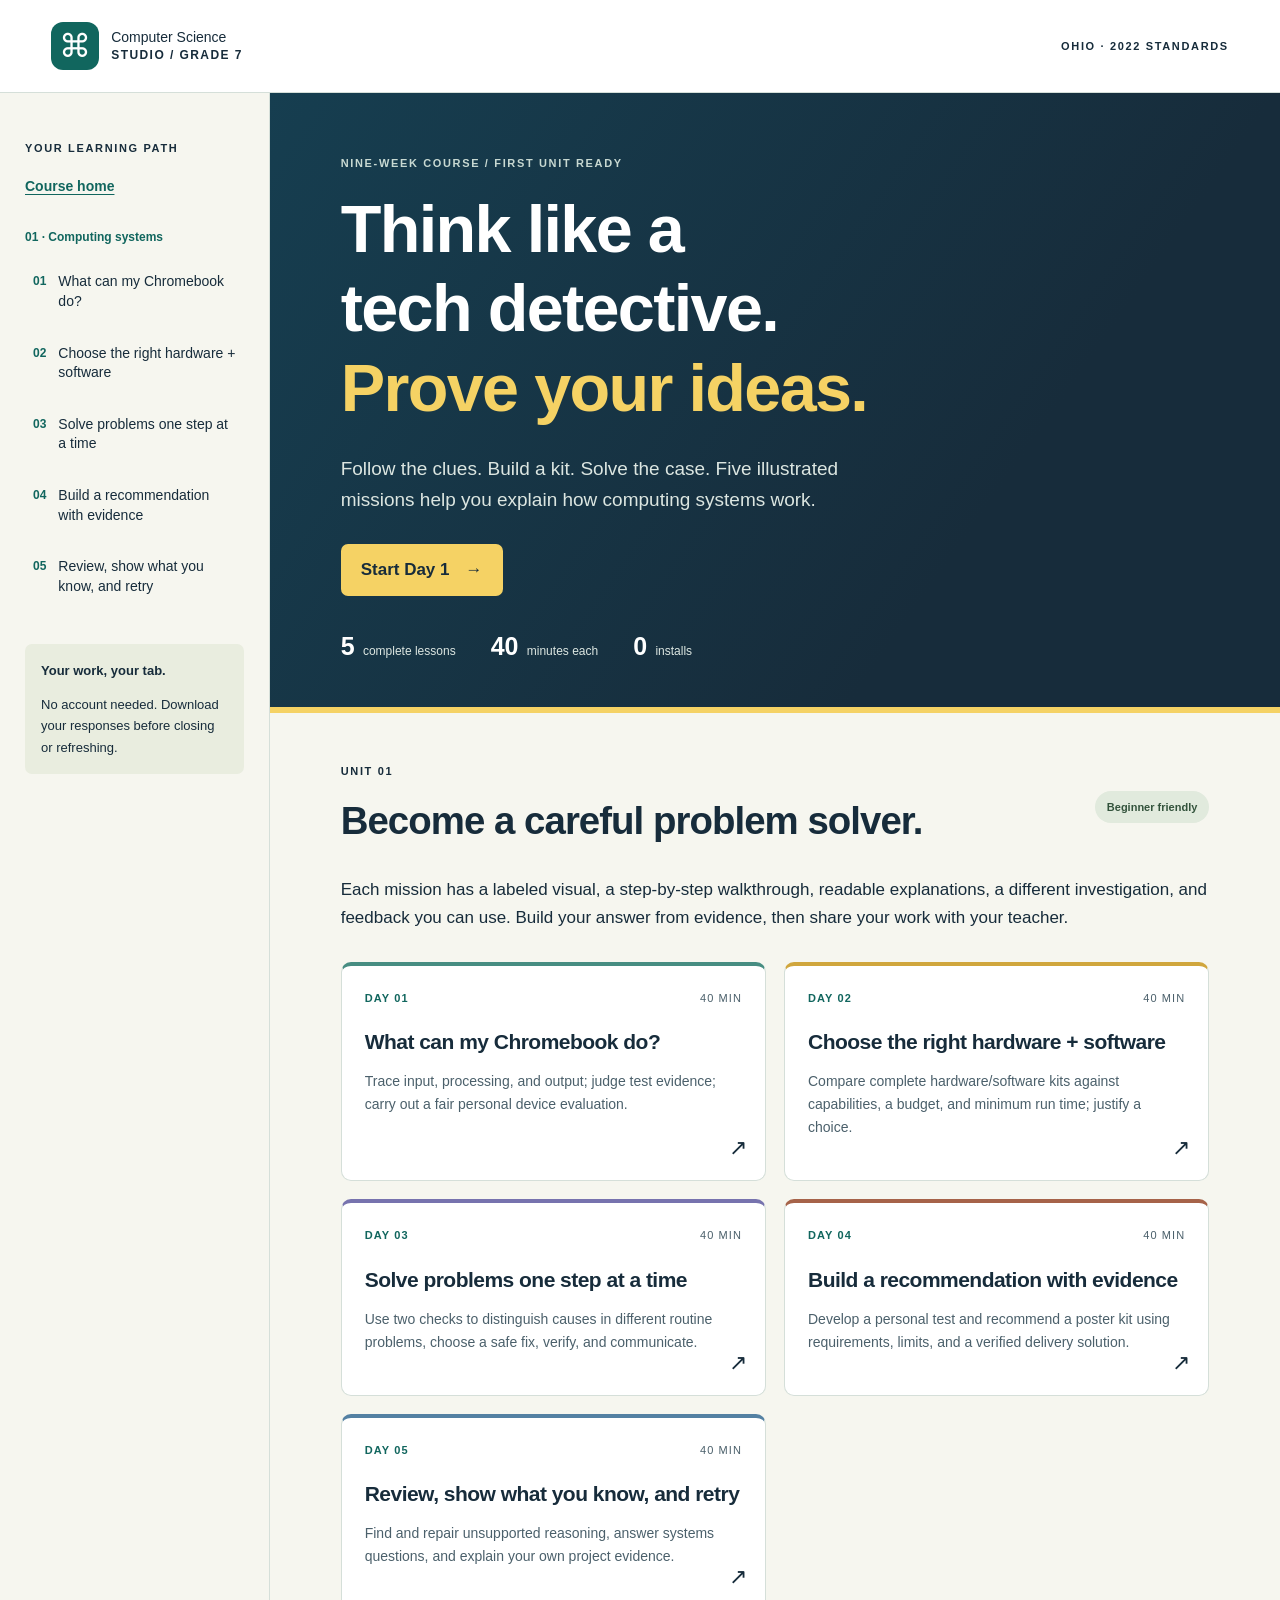
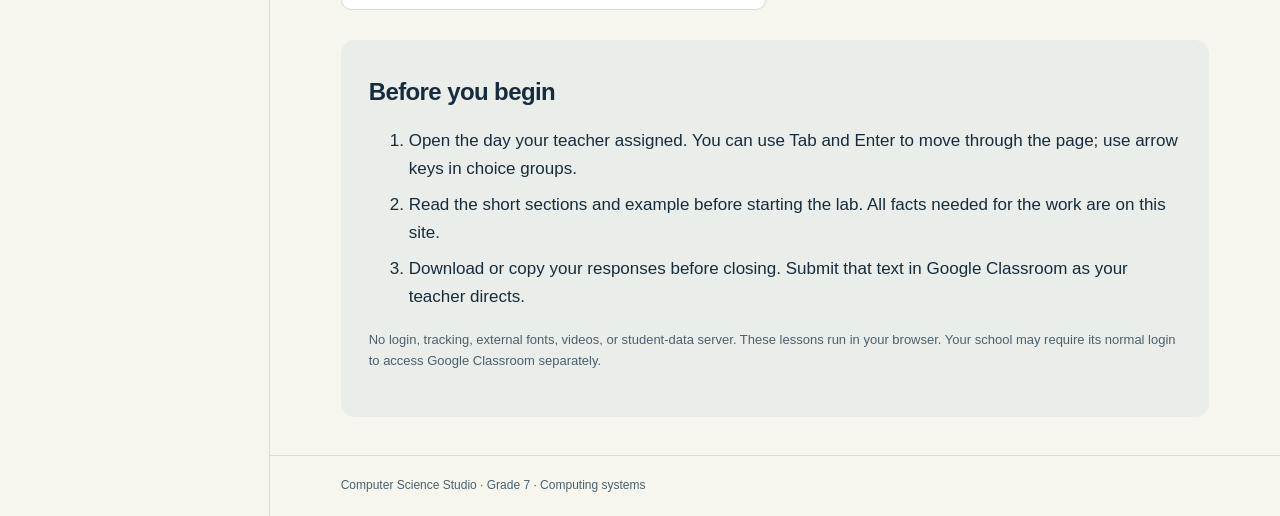
<file: index.html>
<!doctype html><html lang="en"><head><meta charset="utf-8"><meta name="viewport" content="width=device-width,initial-scale=1"><meta name="description" content="A self-contained Ohio Grade 7 computing systems unit. Five lessons, practical labs, feedback, and work export."><title>Computer Science Studio · Ohio Grade 7</title><link rel="stylesheet" href="assets/style.css"><script src="assets/data.js" defer></script><script src="assets/core.js" defer></script><script src="assets/app.js" defer></script></head><body><a class="skip" href="#main">Skip to learning content</a><header class="topbar"><a href="#home" class="brand"><span class="brand-icon" aria-hidden="true">⌘</span><span>Computer Science<br><strong>STUDIO / GRADE 7</strong></span></a><span class="edition">OHIO · 2022 STANDARDS</span></header><div class="layout"><aside class="sidebar"><p class="eyebrow">YOUR LEARNING PATH</p><a class="home-link" href="#home">Course home</a><div class="unit-label">01 · Computing systems</div><nav aria-label="Lessons"><ol><li><a href="#lesson-1"><span class="day-number">01</span><span>What can my Chromebook do?</span></a></li><li><a href="#lesson-2"><span class="day-number">02</span><span>Choose the right hardware + software</span></a></li><li><a href="#lesson-3"><span class="day-number">03</span><span>Solve problems one step at a time</span></a></li><li><a href="#lesson-4"><span class="day-number">04</span><span>Build a recommendation with evidence</span></a></li><li><a href="#lesson-5"><span class="day-number">05</span><span>Review, show what you know, and retry</span></a></li></ol></nav><div class="sidebar-note"><strong>Your work, your tab.</strong><p>No account needed. Download your responses before closing or refreshing.</p></div></aside><main id="main"><noscript><p class="notice">JavaScript is off. All readings are shown below, but checking answers, labs, and exports need JavaScript. Ask your teacher for help enabling it; do not change school controls.</p><style>.lesson-view[hidden]{display:block!important}</style></noscript><section id="home" class="view" aria-labelledby="home-heading"><div class="hero"><p class="eyebrow">NINE-WEEK COURSE / FIRST UNIT READY</p><h1 id="home-heading" tabindex="-1">Think like a<br>tech detective.<br><span>Prove your ideas.</span></h1><p class="hero-copy">Follow the clues. Build a kit. Solve the case. Five illustrated missions help you explain how computing systems work.</p><a class="button primary" href="#lesson-1">Start Day 1 <span aria-hidden="true">→</span></a><div class="hero-stats"><span><strong>5</strong> complete lessons</span><span><strong>40</strong> minutes each</span><span><strong>0</strong> installs</span></div></div><div class="home-content"><div class="section-heading"><div><p class="eyebrow">UNIT 01</p><h2>Become a careful problem solver.</h2></div><span class="pill">Beginner friendly</span></div><p>Each mission has a labeled visual, a step-by-step walkthrough, readable explanations, a different investigation, and feedback you can use. Build your answer from evidence, then share your work with your teacher.</p><div class="lesson-cards"><a class="lesson-card" href="#lesson-1"><span class="card-day">DAY 01 <span>40 MIN</span></span><h3>What can my Chromebook do?</h3><p>Trace input, processing, and output; judge test evidence; carry out a fair personal device evaluation.</p><span class="card-arrow" aria-hidden="true">↗</span></a><a class="lesson-card" href="#lesson-2"><span class="card-day">DAY 02 <span>40 MIN</span></span><h3>Choose the right hardware + software</h3><p>Compare complete hardware/software kits against capabilities, a budget, and minimum run time; justify a choice.</p><span class="card-arrow" aria-hidden="true">↗</span></a><a class="lesson-card" href="#lesson-3"><span class="card-day">DAY 03 <span>40 MIN</span></span><h3>Solve problems one step at a time</h3><p>Use two checks to distinguish causes in different routine problems, choose a safe fix, verify, and communicate.</p><span class="card-arrow" aria-hidden="true">↗</span></a><a class="lesson-card" href="#lesson-4"><span class="card-day">DAY 04 <span>40 MIN</span></span><h3>Build a recommendation with evidence</h3><p>Develop a personal test and recommend a poster kit using requirements, limits, and a verified delivery solution.</p><span class="card-arrow" aria-hidden="true">↗</span></a><a class="lesson-card" href="#lesson-5"><span class="card-day">DAY 05 <span>40 MIN</span></span><h3>Review, show what you know, and retry</h3><p>Find and repair unsupported reasoning, answer systems questions, and explain your own project evidence.</p><span class="card-arrow" aria-hidden="true">↗</span></a></div><section class="ready"><h2>Before you begin</h2><ol><li>Open the day your teacher assigned. You can use Tab and Enter to move through the page; use arrow keys in choice groups.</li><li>Read the short sections and example before starting the lab. All facts needed for the work are on this site.</li><li>Download or copy your responses before closing. Submit that text in Google Classroom as your teacher directs.</li></ol><p class="small">No login, tracking, external fonts, videos, or student-data server. These lessons run in your browser. Your school may require its normal login to access Google Classroom separately.</p></section></div></section><article id="lesson-1" class="view lesson-view" hidden aria-labelledby="heading-1"><header class="lesson-header"><p class="eyebrow">UNIT 01 / DAY 1 OF 5 · 40 MINUTES</p><h2 id="heading-1" tabindex="-1">What can my Chromebook do?</h2><p class="objective"><strong>Today I can:</strong> Trace input, processing, and output; judge test evidence; carry out a fair personal device evaluation.</p><p class="small">Ohio 2022: CS.D.7.a</p><div class="jump-links"><a href="#L1-VISUAL">See it</a><a href="#L1-R1">Read</a><a href="#L1-EVIDENCE">Investigate</a><a href="#L1-TASK">Explain</a><a href="#L1-CHECKS">Exit checks</a></div></header><section class="start agenda"><p class="eyebrow">TODAY’S MISSION / ABOUT 40 MINUTES</p><h3>Read. Investigate. Explain.</h3><div class="agenda-grid"><div><span>3 min</span><strong>Launch</strong><p>Predict where a letter goes after a keypress.</p></div><div><span>8 min</span><strong>Learn</strong><p>Read the short explanations and evidence records.</p></div><div><span>6 min</span><strong>Guided example</strong><p>Trace the labeled device picture and a supported claim.</p></div><div><span>12 min</span><strong>Investigate</strong><p>Run three personal typing trials and judge the three evidence records.</p></div><div><span>7 min</span><strong>Explain</strong><p>Write the evaluation and revise a weak claim.</p></div><div><span>4 min</span><strong>Exit</strong><p>Check, retry, and export your work.</p></div></div><p class="small">Times are a class plan, not a countdown. Slow down when a result needs explaining. Your teacher can carry unfinished evidence work into the next period.</p></section><!-- EXPANDED-START --><section class="visual-lesson" id="L1-VISUAL" tabindex="-1"><div class="section-heading"><div><p class="eyebrow">SEE IT / EXPLAIN IT</p><h3>From a keypress to a visible letter</h3></div><span class="pill">Guided example · 6 min</span></div><figure class="teaching-figure"><div class="diagram-scroll" tabindex="0" role="region" aria-label="Instructional diagram; scroll horizontally on narrow screens"><svg viewBox="0 0 760 250" role="img" aria-labelledby="device-title device-desc"><title id="device-title">A letter travels through a computing system</title><desc id="device-desc">Keyboard sends M as input. A processor follows browser software instructions. Screen shows M as output.</desc><rect x="270" y="20" width="220" height="140" rx="12" fill="#173f50"/><rect x="283" y="32" width="194" height="112" rx="4" fill="#e9f8f1"/><text x="380" y="104" text-anchor="middle" font-size="60" fill="#17665d">M</text><path d="M270 165 L490 165 L530 205 L230 205Z" fill="#91aaa8"/><rect x="320" y="176" width="120" height="12" rx="3" fill="#314d59"/><path d="M85 115H230 M530 115H675" stroke="#17665d" stroke-width="4"/><path d="M220 107l12 8-12 8 M663 107l12 8-12 8" fill="none" stroke="#17665d" stroke-width="4"/><text x="75" y="85" font-size="19" fill="#172c3b">1. INPUT</text><text x="55" y="148" font-size="16" fill="#172c3b">Keyboard: press M</text><text x="550" y="85" font-size="19" fill="#172c3b">3. OUTPUT</text><text x="545" y="148" font-size="16" fill="#172c3b">Screen: shows M</text><text x="380" y="236" text-anchor="middle" font-size="17" fill="#172c3b">2. PROCESS: processor + software instructions</text></svg></div><figcaption>Read each labeled part. The walkthrough below explains how the parts connect. The same explanation is available as text.<span class="diagram-hint"> On a narrow screen, scroll the picture sideways; or use the complete text explanation below.</span></figcaption></figure><div class="walkthrough" data-walk="1"><div class="walk-panel" data-stage="0" ><span class="walk-tag">INPUT</span><h4>Press a key</h4><p>A keyboard sends the letter M into the system. Input means information entering.</p></div><div class="walk-panel" data-stage="1" hidden><span class="walk-tag">PROCESS</span><h4>Follow instructions</h4><p>The processor carries out software instructions. The browser handles the text box.</p></div><div class="walk-panel" data-stage="2" hidden><span class="walk-tag">OUTPUT</span><h4>See the result</h4><p>The screen shows M. Output is information leaving the system. Now test an edit, not just one key.</p></div><div class="walk-controls"><button class="secondary" data-action="walk-back" disabled>← Previous step</button><p class="walk-counter" role="status" aria-live="polite">Step 1 of 3</p><button data-action="walk-next">Next step →</button></div></div><details><summary>Read all three steps together</summary><ol><li><strong>Press a key:</strong> A keyboard sends the letter M into the system. Input means information entering.</li><li><strong>Follow instructions:</strong> The processor carries out software instructions. The browser handles the text box.</li><li><strong>See the result:</strong> The screen shows M. Output is information leaving the system. Now test an edit, not just one key.</li></ol></details><p class="small">Teaching source: <a href="#L1-R5">Read 5</a> and <a href="#L1-R6">Read 6</a>. After the example, explain one connection before investigating.</p></section><!-- EXPANDED-END --><section class="reading" id="L1-R1" tabindex="-1"><p class="section-label">READ 1 / 6 · L1-R1</p><h3>A device is a tool with limits</h3><p>A computing device takes information in, follows instructions, and produces a result. Your Chromebook is a computing device. A keyboard sends letters in; the screen shows letters back. A capability is something a device can do. A limit is something it cannot do well in a certain situation. A device can be good for one task and poor for another. Today we will test typing and editing short text. We will not guess how fast every Chromebook is from one result.</p></section><section class="reading" id="L1-R2" tabindex="-1"><p class="section-label">READ 2 / 6 · L1-R2</p><h3>Make a test before you start</h3><p>An evaluation is a judgment based on evidence. Evidence is something you observe or measure. First name a task: type and edit a short announcement. Next choose criteria. Criteria are rules for judging success. Our criteria are: all the words appear, a change appears, and a button responds. A trial is one attempt at a test. Repeat the same test three times to see whether it works consistently. Keep the words, button, and browser tab the same so the comparison is fair. If you change two things at once, you may not know which change affected the result.</p></section><section class="reading" id="L1-R3" tabindex="-1"><p class="section-label">READ 3 / 6 · L1-R3</p><h3>Do the test and report honestly</h3><p>The typing lab below runs on this page. It does not send what you type to anyone. For each trial, type: Our club meets today. Then change today to Friday. Choose Check trial. The page checks whether the final text is exactly Our club meets Friday. after ignoring spaces at the ends. Record whether you saw the text appear and whether the button responded. If the page gives feedback, the button responded. If you mistype, correct the text and try again. A typing mistake does not prove the device failed. Do not enter your name or private information.</p></section><section class="reading" id="L1-R4" tabindex="-1"><p class="section-label">READ 4 / 6 · L1-R4</p><h3>Use evidence, then name a limit</h3><p>A useful conclusion names the task and the evidence. For example: this device handled short text editing because the final sentence appeared in three trials. This does not show that it can edit a long video. We did not test video. If something is blocked by a school rule, record blocked rather than calling the device broken. Do not change school settings or try to bypass a block. Ask your teacher for help. An honest incomplete result is more useful than an invented success.</p></section><section class="reading expanded-reading" id="L1-R5" tabindex="-1"><p class="section-label">READ 5 / 6 · L1-R5</p><h3>Follow a letter through the system</h3><p>Imagine typing the letter M into a text box. Pressing the key is input: information going into a system. The keyboard is a physical part. The browser is software: instructions that tell the device how this page should behave. The processor is a physical part that carries out instructions. The screen gives output: information coming out of a system. Here the output is a visible M. These parts work together; the screen does not decide by itself which letter to display. In the picture below, arrows show the order of the explanation, not wires you need to connect.</p><p>A capability claim should name an action you can actually check. “It is awesome” is an opinion, not a testable capability. “I can insert a word and see it in the sentence” is testable. Before each trial, decide what success looks like. Look for readable words, the intended change, and feedback when you check. You are evaluating this small task on your actual device, not measuring its processor speed. We are not using a stopwatch, so do not report a speed you did not measure.</p></section><section class="reading expanded-reading" id="L1-R6" tabindex="-1"><p class="section-label">READ 6 / 6 · L1-R6</p><h3>Be an evidence detective</h3><p>A result tells you what happened in a trial. A conclusion explains what the results support. Repeated results can make a conclusion more dependable, but three trials still do not prove every task will work forever. Do not erase a failed trial from the report just to make the device look good. Describe it and say whether it was a device problem, a corrected typing mistake, or something you could not determine.</p><p>Study the evidence board. Rowan used the same sentence, page, and three criteria in all trials; the intended edit appeared each time. Rowan can report success for that short edit, but cannot claim video editing will work. Kai changed the sentence AND the tool between trials. Kai has observations, but those trials are not a fair comparison: more than one condition changed. Alex typed Frday in trial 1, corrected it to Friday, and then matched the target. The record shows a corrected typing mistake; it does not establish a broken keyboard. To improve a weak conclusion, name the observed task, refer to its results, and state one untested limit. These are the only facts needed for the evidence board.</p></section><section class="example" id="L1-E" tabindex="-1"><p class="eyebrow">See the thinking · worked example</p><h3>From facts to a supported claim</h3><p>Mina plans to test typing a club announcement. Her criteria are readable text, a visible edit, and a responding Check trial button. She uses the same sentence three times. In trial 1 she types Frday, notices the missing i, and fixes it. All three corrected trials pass. She concludes that her device can handle this short text task. She adds: I have not tested pictures or video. Her evidence supports the small claim she made; it does not support every possible task.</p></section><section class="lab" id="L1-LAB-T"><p class="eyebrow">Hands-on lab · your real device</p><h3>Three trials, one fair test</h3><p>Type <strong>Our club meets today.</strong> Then change <strong>today</strong> to <strong>Friday</strong>. The final sentence should be <strong>Our club meets Friday.</strong> Use the same page and sentence each time. Check whether words, the edit, and feedback appear. Record honest results; do not enter personal information.</p><div class="trial"><label for="trial-1-1">Trial 1 · type, then edit</label><input id="trial-1-1" type="text" autocomplete="off" spellcheck="false" data-trial="1"><button type="button" data-action="trial" data-input="trial-1-1">Check trial 1</button><p id="trial-1-1-feedback" class="feedback" role="status" aria-live="polite"></p><label for="observe-1-1">What did you see? Note text, edit, button response, or a block.</label><textarea id="observe-1-1" rows="2" data-export-label="Day 1 trial 1 observation"></textarea></div><div class="trial"><label for="trial-1-2">Trial 2 · type, then edit</label><input id="trial-1-2" type="text" autocomplete="off" spellcheck="false" data-trial="2"><button type="button" data-action="trial" data-input="trial-1-2">Check trial 2</button><p id="trial-1-2-feedback" class="feedback" role="status" aria-live="polite"></p><label for="observe-1-2">What did you see? Note text, edit, button response, or a block.</label><textarea id="observe-1-2" rows="2" data-export-label="Day 1 trial 2 observation"></textarea></div><div class="trial"><label for="trial-1-3">Trial 3 · type, then edit</label><input id="trial-1-3" type="text" autocomplete="off" spellcheck="false" data-trial="3"><button type="button" data-action="trial" data-input="trial-1-3">Check trial 3</button><p id="trial-1-3-feedback" class="feedback" role="status" aria-live="polite"></p><label for="observe-1-3">What did you see? Note text, edit, button response, or a block.</label><textarea id="observe-1-3" rows="2" data-export-label="Day 1 trial 3 observation"></textarea></div><p class="small">Source: <a href="#L1-R2">test instructions</a>. A typo is a reason to correct and retry, not proof of device failure.</p></section><!-- EXPANDED-START --><section class="investigation evidence-board" id="L1-EVIDENCE" tabindex="-1"><p class="eyebrow">INVESTIGATE / FACTS BEFORE CLAIMS</p><h3>Can the evidence support the claim?</h3><p>Study all three records, make a judgment, read the feedback, and revise one weak claim.</p><div class="table-wrap"><table><caption>Three fictional test records · use these facts</caption><thead><tr><th>Student</th><th>Trial 1</th><th>Trial 2</th><th>Trial 3</th><th>Conditions</th></tr></thead><tbody><tr><th scope="row">Rowan</th><td>Intended edit appears</td><td>Intended edit appears</td><td>Intended edit appears</td><td>Same sentence, page, and criteria</td></tr><tr><th scope="row">Kai</th><td>Short sentence in Tool 1</td><td>Long sentence in Tool 2</td><td>Different sentence in Tool 3</td><td>Sentence and tool both change</td></tr><tr><th scope="row">Alex</th><td>Frday → corrected to Friday → match</td><td>Friday → match</td><td>Friday → match</td><td>Same intended sentence and page</td></tr></tbody></table></div><div class="evidence-check" id="L1-EV1" data-evidence="L1-EV1" data-correct="0" data-explanation="The same short edit worked in three trials. That supports the tested edit only." data-source="L1-R6"><label for="L1-EV1-choice">Rowan: “The trials support this short edit.”</label><select id="L1-EV1-choice" data-export-label="Rowan: “The trials support this short edit.”"><option value="">Choose a judgment</option><option value="0">Supported by the record</option><option value="1">Proves every video task</option><option value="2">No observations were recorded</option></select><button data-action="evidence-check">Check reasoning</button><p class="feedback" role="status" aria-live="polite"></p></div><div class="evidence-check" id="L1-EV2" data-evidence="L1-EV2" data-correct="1" data-explanation="Two conditions changed, so the trials do not give the fair comparison used in this lesson." data-source="L1-R6"><label for="L1-EV2-choice">Kai: are these trials a fair repeated comparison?</label><select id="L1-EV2-choice" data-export-label="Kai: are these trials a fair repeated comparison?"><option value="">Choose a judgment</option><option value="0">Yes: changing everything improves a comparison</option><option value="1">No: both the sentence and tool changed</option><option value="2">Yes: the tool is never a test condition</option></select><button data-action="evidence-check">Check reasoning</button><p class="feedback" role="status" aria-live="polite"></p></div><div class="evidence-check" id="L1-EV3" data-evidence="L1-EV3" data-correct="2" data-explanation="Alex corrected Frday to Friday. A corrected typo is not proof of a broken keyboard." data-source="L1-R6"><label for="L1-EV3-choice">Alex: what does the first trial establish?</label><select id="L1-EV3-choice" data-export-label="Alex: what does the first trial establish?"><option value="">Choose a judgment</option><option value="0">A broken keyboard was proven</option><option value="1">The network caused the mistake</option><option value="2">A typing mistake was corrected before checking again</option></select><button data-action="evidence-check">Check reasoning</button><p class="feedback" role="status" aria-live="polite"></p></div><label for="evidence-rewrite-1">Rewrite “Rowan’s Chromebook can edit every video.” Include an observed task, its supporting results, and one untested limit.</label><textarea id="evidence-rewrite-1" rows="5" data-export-label="Day 1 evidence-based rewrite"></textarea><details><summary>Self-check the reasoning in my rewrite</summary><p>Did I name the short edit and its three results? Did I say video remains untested? I should not invent a video observation.</p></details><p class="small">Taught before this task: <a href="#L1-R6">evidence explanation</a>.</p></section><!-- EXPANDED-END --><section class="response" id="L1-TASK" tabindex="-1"><p class="eyebrow">Make your thinking visible</p><h3>Your response</h3><p>Write your evaluation using your own typing observations. Include the task; three criteria; steps and what stayed the same; results from all three trials; a supported conclusion; and one untested limit. Then use the evidence board to explain why Kai’s comparison is weak and why Alex’s corrected typo is not proof of broken hardware.</p><label for="response-1">Day 1 written response · reviewed by your teacher</label><textarea id="response-1" rows="10" data-export-label="Day 1 written response" placeholder="Use the sentence starters and evidence above. Do not enter private information."></textarea><details><summary>Self-review checklist · revise before submitting</summary><ul><li>Names the task, success criteria, repeatable steps, and conditions kept the same.</li><li>Reports all three actual trial observations honestly, including any corrected typo, failure, or block.</li><li>Gives a conclusion justified by the results and an explicit untested limit.</li><li>Explains why Kai’s changed conditions weaken the comparison and why Alex’s corrected typo does not prove broken hardware; repairs the video overclaim.</li></ul><p>There is no automatic writing score. Your teacher checks the evidence and reasoning. Each criterion is scored 0, 1, or 2 using the teacher guide.</p></details></section><section id="L1-CHECKS" tabindex="-1"><p class="eyebrow">Check, learn, retry</p><h3>Practice checks</h3><p>Choose one answer. Check it, read feedback, and retry as needed. First and latest checked answers are included in your export.</p><fieldset id="L1-Q1" class="question" data-question="L1-Q1"><legend><span class="question-number">01</span> Which plan gives the fairest comparison across three typing trials?</legend><label class="option"><input type="radio" name="L1-Q1" value="0"><span>Use the same sentence, page, and criteria each time.</span></label><label class="option"><input type="radio" name="L1-Q1" value="1"><span>Use a different sentence and a different tool each time.</span></label><label class="option"><input type="radio" name="L1-Q1" value="2"><span>Guess how the device will work without trying it.</span></label><button type="button" data-action="answer">Check answer</button><p class="feedback" role="status" aria-live="polite"></p></fieldset><fieldset id="L1-Q2" class="question" data-question="L1-Q2"><legend><span class="question-number">02</span> All three corrected short-text trials work. Which conclusion does that support?</legend><label class="option"><input type="radio" name="L1-Q2" value="0"><span>This device can edit every long video.</span></label><label class="option"><input type="radio" name="L1-Q2" value="1"><span>This device handled our short text editing task.</span></label><label class="option"><input type="radio" name="L1-Q2" value="2"><span>No other device can edit text.</span></label><button type="button" data-action="answer">Check answer</button><p class="feedback" role="status" aria-live="polite"></p></fieldset><fieldset id="L1-Q3" class="question" data-question="L1-Q3"><legend><span class="question-number">03</span> You type Frday and then correct it to Friday. What should you report?</legend><label class="option"><input type="radio" name="L1-Q3" value="0"><span>The device is certainly broken.</span></label><label class="option"><input type="radio" name="L1-Q3" value="1"><span>The school network failed.</span></label><label class="option"><input type="radio" name="L1-Q3" value="2"><span>I corrected a typing mistake and checked again.</span></label><button type="button" data-action="answer">Check answer</button><p class="feedback" role="status" aria-live="polite"></p></fieldset><p class="lesson-score" role="status" aria-live="polite">No checked answers yet.</p></section><section class="finish"><h3>Keep your work before closing</h3><p>Work stays in this open tab only. Download a text copy, or show and copy your work into your Google Classroom response. Export again after revisions. The download is not submitted automatically.</p><div class="button-row"><button data-action="download" data-day="1">Download Day 1 work (.txt)</button><button class="secondary" data-action="show-export" data-day="1">Show work to copy</button><button class="secondary" data-action="print">Print / save page as PDF</button></div><div class="export-panel" hidden><label for="export-1">Select and copy this text to Classroom (Ctrl+A, then Ctrl+C inside this box)</label><textarea id="export-1" class="export-text" rows="12" readonly></textarea><p class="export-status" role="status" aria-live="polite"></p></div></section><nav class="lesson-footer" aria-label="Day navigation"><a class="text-link" href="#home">← Course home</a><a class="button" href="#lesson-2">Day 2 →</a></nav></article><article id="lesson-2" class="view lesson-view" hidden aria-labelledby="heading-2"><header class="lesson-header"><p class="eyebrow">UNIT 01 / DAY 2 OF 5 · 40 MINUTES</p><h2 id="heading-2" tabindex="-1">Choose the right hardware + software</h2><p class="objective"><strong>Today I can:</strong> Compare complete hardware/software kits against capabilities, a budget, and minimum run time; justify a choice.</p><p class="small">Ohio 2022: CS.HS.7.a</p><div class="jump-links"><a href="#L2-VISUAL">See it</a><a href="#L2-R1">Read</a><a href="#L2-KIT">Investigate</a><a href="#L2-TASK">Explain</a><a href="#L2-CHECKS">Exit checks</a></div></header><section class="start agenda"><p class="eyebrow">TODAY’S MISSION / ABOUT 40 MINUTES</p><h3>Read. Investigate. Explain.</h3><div class="agenda-grid"><div><span>3 min</span><strong>Launch</strong><p>Predict why a microphone alone cannot record a message.</p></div><div><span>8 min</span><strong>Learn</strong><p>Read hardware/software definitions, specifications, and limits.</p></div><div><span>6 min</span><strong>Guided example</strong><p>Walk through the poster kit and credit calculation.</p></div><div><span>12 min</span><strong>Investigate</strong><p>Compare poster kits, then solve audio and note jobs.</p></div><div><span>7 min</span><strong>Explain</strong><p>Justify three choices and rejected alternatives.</p></div><div><span>4 min</span><strong>Exit</strong><p>Check, retry, and export.</p></div></div><p class="small">Times are a class plan, not a countdown. Slow down when a result needs explaining. Your teacher can carry unfinished evidence work into the next period.</p></section><!-- EXPANDED-START --><section class="visual-lesson" id="L2-VISUAL" tabindex="-1"><div class="section-heading"><div><p class="eyebrow">SEE IT / EXPLAIN IT</p><h3>One kit. Every requirement.</h3></div><span class="pill">Guided example · 6 min</span></div><figure class="teaching-figure"><div class="diagram-scroll" tabindex="0" role="region" aria-label="Instructional diagram; scroll horizontally on narrow screens"><svg viewBox="0 0 760 270" role="img" aria-label="Poster kit worked example: Desk 6 has keyboard and screen, Poster Pad supplies text and shapes, total cost 5 credits and run time 6 hours meet the poster limits."><rect x="12" y="20" width="236" height="227" rx="15" fill="#e0f1e9"/><text x="30" y="49" font-size="17" font-weight="bold" fill="#172c3b">HARDWARE · Desk 6</text><rect x="55" y="72" width="147" height="90" rx="7" fill="#24495a"/><rect x="64" y="81" width="129" height="71" fill="#f4faf8"/><path d="M55 166H202L220 184H37Z" fill="#8ba9a5"/><text x="30" y="211" font-size="16" fill="#172c3b">Keyboard + screen</text><text x="30" y="233" font-size="14" fill="#285f56">2 credits · 6 hours</text><text x="257" y="140" font-size="28" fill="#172c3b">+</text><rect x="285" y="20" width="218" height="227" rx="15" fill="#fff0be"/><text x="303" y="49" font-size="16" font-weight="bold" fill="#172c3b">SOFTWARE · Poster Pad</text><rect x="345" y="66" width="92" height="120" rx="3" fill="white" stroke="#b49740" stroke-width="2"/><text x="391" y="93" text-anchor="middle" font-size="13" font-weight="bold" fill="#24495a">CLUB</text><circle cx="391" cy="124" r="19" fill="#658cad"/><path d="M359 155H423M359 166H423" stroke="#a4b7b4" stroke-width="5"/><text x="303" y="211" font-size="16" fill="#172c3b">Typed text + shapes</text><text x="303" y="233" font-size="14" fill="#725922">3 credits</text><text x="514" y="140" font-size="28" fill="#172c3b">=</text><rect x="548" y="20" width="200" height="227" rx="15" fill="#e7eaf7"/><text x="565" y="49" font-size="17" font-weight="bold" fill="#172c3b">CHECK THE LIMITS</text><text x="566" y="99" font-size="18" fill="#172c3b">2 + 3 = 5 credits</text><text x="566" y="126" font-size="15" fill="#17665d">Budget 5 → fits</text><text x="566" y="169" font-size="18" fill="#172c3b">6 hours run time</text><text x="566" y="196" font-size="15" fill="#17665d">Minimum 5 → fits</text><text x="566" y="231" font-size="14" font-weight="bold" fill="#17665d">All requirements met</text></svg></div><figcaption>Read each labeled part. The walkthrough below explains how the parts connect. The same explanation is available as text.<span class="diagram-hint"> On a narrow screen, scroll the picture sideways; or use the complete text explanation below.</span></figcaption></figure><div class="walkthrough" data-walk="2"><div class="walk-panel" data-stage="0" ><span class="walk-tag">REQUIRE</span><h4>Name the job</h4><p>A poster needs keyboard, screen, typed text AND shapes. Nice extras do not replace missing requirements.</p></div><div class="walk-panel" data-stage="1" hidden><span class="walk-tag">COMPARE</span><h4>Check the whole kit</h4><p>Desk 6 + Poster Pad: 2 + 3 = 5 credits. Media 4 + Poster Pad: 3 + 3 = 6 credits.</p></div><div class="walk-panel" data-stage="2" hidden><span class="walk-tag">DECIDE</span><h4>Apply the limits</h4><p>The poster budget is 5; run time must be at least 5 hours. Desk 6 fits both at 5 credits and 6 hours.</p></div><div class="walk-controls"><button class="secondary" data-action="walk-back" disabled>← Previous step</button><p class="walk-counter" role="status" aria-live="polite">Step 1 of 3</p><button data-action="walk-next">Next step →</button></div></div><details><summary>Read all three steps together</summary><ol><li><strong>Name the job:</strong> A poster needs keyboard, screen, typed text AND shapes. Nice extras do not replace missing requirements.</li><li><strong>Check the whole kit:</strong> Desk 6 + Poster Pad: 2 + 3 = 5 credits. Media 4 + Poster Pad: 3 + 3 = 6 credits.</li><li><strong>Apply the limits:</strong> The poster budget is 5; run time must be at least 5 hours. Desk 6 fits both at 5 credits and 6 hours.</li></ol></details><p class="small">Teaching source: <a href="#L2-R5">Read 5</a> and <a href="#L2-R6">Read 6</a>. After the example, explain one connection before investigating.</p></section><!-- EXPANDED-END --><section class="reading" id="L2-R1" tabindex="-1"><p class="section-label">READ 1 / 6 · L2-R1</p><h3>Two parts must work together</h3><p>Hardware is the physical part of a computing system, such as a keyboard, screen, microphone, or processor. A processor carries out instructions. Software is the set of instructions a device runs. A browser and a text editor are software. A microphone alone does not make an audio recording: it needs software that can record. Software alone cannot record your voice without a working microphone and permission to use it. A combination is a hardware choice and a software choice used together.</p></section><section class="reading" id="L2-R2" tabindex="-1"><p class="section-label">READ 2 / 6 · L2-R2</p><h3>Start with the job</h3><p>A requirement is something a task must have. For a short typed announcement, you need a way to enter letters, a readable screen, and an editor that changes text. For an audio message, you need a working microphone and software that records sound. Our cards below describe fictional school devices and tools. Treat the facts on the cards as the evidence. These cards do not describe all real Chromebooks. Do not buy or install anything. Select a combination that meets every requirement before considering extras.</p></section><section class="reading" id="L2-R3" tabindex="-1"><p class="section-label">READ 3 / 6 · L2-R3</p><h3>Read the comparison cards</h3><p>Device A, the Classroom Chromebook, has a keyboard and readable screen but no working microphone in this fictional case. Device B, the Media Chromebook, has a keyboard, readable screen, and working microphone. Text Pad is browser software that edits text but does not record audio. Voice Pad is fictional browser software that records audio with an allowed working microphone but does not edit typed announcements. Both devices can open either tool. For a typed announcement, Device A with Text Pad and Device B with Text Pad both work. For an audio message, only Device B with Voice Pad meets all the requirements. The other pairings miss a required part.</p></section><section class="reading" id="L2-R4" tabindex="-1"><p class="section-label">READ 4 / 6 · L2-R4</p><h3>Weigh choices using evidence</h3><p>A tradeoff is giving up one benefit to get another. If two combinations both meet your requirements, choose using another stated criterion. In this activity, Device A uses less battery for text work than Device B; this is a supplied fact about the fictional cards, not a measurement of your device. If saving battery matters for the typed announcement, choose Device A with Text Pad. A newer-looking device is not automatically better for every task. Explain the task, the hardware, the software, and why another combination would be less suitable.</p></section><section class="reading expanded-reading" id="L2-R5" tabindex="-1"><p class="section-label">READ 5 / 6 · L2-R5</p><h3>Read a specification before choosing</h3><p>A specification is a stated fact about what a tool can do. A requirement is something the task must have. A preference helps choose among options that already meet the requirements. A constraint is a limit you must stay within, such as a budget. A budget is the most you may spend. In our fictional kit builder, credits are pretend cost units, not dollars. Add the device credits and software credits to find the total. If the budget is 5, a total of 5 fits; a total of 6 does not. A minimum means at least that amount: 5 hours meets a 5-hour minimum, but 4 hours does not.</p><p>The kit cards are a new fictional set, separate from Devices A and B above. Desk 6 has a keyboard and readable screen, no microphone, 6 hours of stated run time, and costs 2 credits. Media 4 has a keyboard, readable screen, and microphone, 4 hours of run time, and costs 3 credits. Touch 8 has a readable touch screen and microphone but no keyboard in this model, 8 hours of run time, and costs 4 credits. Real touch devices can sometimes use on-screen keyboards; our tasks explicitly require the physical keyboard shown on the cards. Use only the supplied facts, not guesses from device names.</p></section><section class="reading expanded-reading" id="L2-R6" tabindex="-1"><p class="section-label">READ 6 / 6 · L2-R6</p><h3>A decision has several checks</h3><p>Our new tools have these facts: Text Pad edits typed text, does not add shapes or record audio, and costs 1 credit. Poster Pad edits typed text and adds shapes, does not record audio, and costs 3 credits. Voice Pad records audio with a working microphone, does not edit typed text or shapes, and costs 2 credits. Both input parts and software abilities matter.</p><p>There are three jobs. A club poster needs a keyboard, screen, typed-text editing, and shapes. Its budget is 5 credits and minimum run time is 5 hours. An audio reminder needs a microphone, screen, and audio-recording software; budget 5, minimum 3 hours. A text-only note needs a keyboard, screen, and text editing; budget 4, minimum 5 hours. Check capabilities, total credits, and run time. If any required check fails, the kit does not fit. For the poster, Desk 6 + Poster Pad has all the abilities, costs 2 + 3 = 5 credits, and runs 6 hours, so it fits. Media 4 + Poster Pad can make the poster but costs 6 credits and runs only 4 hours. Attractive features do not cancel those failures. Try another kit and compare the reason, not just a green message.</p></section><section class="example" id="L2-E" tabindex="-1"><p class="eyebrow">See the thinking · worked example</p><h3>From facts to a supported claim</h3><p>Owen must record a 20-second announcement. He compares Device A + Voice Pad with Device B + Voice Pad. Voice Pad can record, but Device A has no working microphone. Device B has one. Owen chooses Device B + Voice Pad because it has both required parts. He rejects Device B + Text Pad because Text Pad cannot record audio. He has evaluated combinations, rather than judging hardware by itself.</p></section><div class="old-tools"><details class="optional-toolkit"><summary>Optional earlier toolkit · not part of today’s timed investigation</summary><section class="lab" id="L2-LAB-C"><p class="eyebrow">Decision lab · fictional school cards</p><h3>Match the task to the tools</h3><div class="cards"><div class="mini"><h4>Device A</h4><p>Keyboard + readable screen.<br>No working microphone.<br>Lower battery use for text.</p></div><div class="mini"><h4>Device B</h4><p>Keyboard + readable screen + working microphone.<br>Higher battery use for text.</p></div><div class="mini"><h4>Browser tools</h4><p><strong>Text Pad:</strong> edits text, no audio recording.<br><strong>Voice Pad:</strong> records audio with a working, allowed microphone; no typed-text editing.</p></div></div><p>Both devices can open either fictional tool. Try two combinations for each task. Battery is a deciding criterion only after the task requirements are met.</p><div class="choice-row"><label>Task<select class="combo-task" aria-label="Day 2 task"><option value="text">Typed announcement; save battery</option><option value="audio">Record an audio announcement</option></select></label><label>Hardware<select class="combo-device" aria-label="Day 2 hardware"><option value="A">Device A</option><option value="B">Device B</option></select></label><label>Software<select class="combo-tool" aria-label="Day 2 software"><option value="text">Text Pad</option><option value="voice">Voice Pad</option></select></label></div><button type="button" data-action="combo">Evaluate combination</button><p class="feedback combo-feedback" role="status" aria-live="polite"></p><details><summary>My comparison history</summary><ol class="combo-history"></ol></details><label for="compare-2">Compare two choices: which requirements were met or missing?</label><textarea id="compare-2" rows="3" data-export-label="Day 2 combination comparison"></textarea></section></details></div><!-- OLD-TOOLS-END --><!-- EXPANDED-START --><section class="investigation kit-builder" id="L2-KIT" tabindex="-1"><p class="eyebrow">INVESTIGATE / REQUIREMENTS BEFORE EXTRAS</p><h3>Build a kit that fits the whole job</h3><p>These are fictional specification cards, not measurements of your Chromebook. Every job needs a screen. The poster also needs keyboard, text, and shapes; audio needs a microphone and recording; the note needs keyboard and text. A kit must fit the budget and minimum run time as well.</p><div class="spec-grid"><div class="spec-card"><span class="spec-icon" aria-hidden="true">▣</span><h4>Desk 6</h4><ul><li>Screen: yes</li><li>Keyboard: yes</li><li>Microphone: no</li><li>Run time: 6 hours</li><li>Cost: 2 credits</li></ul></div><div class="spec-card"><span class="spec-icon" aria-hidden="true">▣</span><h4>Media 4</h4><ul><li>Screen: yes</li><li>Keyboard: yes</li><li>Microphone: yes</li><li>Run time: 4 hours</li><li>Cost: 3 credits</li></ul></div><div class="spec-card"><span class="spec-icon" aria-hidden="true">▣</span><h4>Touch 8</h4><ul><li>Screen: yes</li><li>Keyboard: no</li><li>Microphone: yes</li><li>Run time: 8 hours</li><li>Cost: 4 credits</li></ul></div></div><div class="table-wrap"><table><caption>Software facts for the kit builder</caption><thead><tr><th scope="col">Tool</th><th scope="col">Edits text</th><th scope="col">Adds shapes</th><th scope="col">Records audio</th><th scope="col">Credits</th></tr></thead><tbody><tr><th scope="row">Text Pad</th><td>Yes</td><td>No</td><td>No</td><td>1</td></tr><tr><th scope="row">Poster Pad</th><td>Yes</td><td>Yes</td><td>No</td><td>3</td></tr><tr><th scope="row">Voice Pad</th><td>No</td><td>No</td><td>Yes</td><td>2</td></tr></tbody></table></div><div class="choice-row"><label for="kit-job-2">Job<select id="kit-job-2" class="kit-job" data-export-label="Day 2 kit job"><option value="poster">Club poster · budget 5 · minimum 5 hours</option><option value="audio">Audio reminder · budget 5 · minimum 3 hours</option><option value="note">Text-only note · budget 4 · minimum 5 hours</option></select></label><label for="kit-device-2">Hardware<select id="kit-device-2" class="kit-device" data-export-label="Day 2 kit hardware"><option value="desk">Desk 6</option><option value="media">Media 4</option><option value="touch">Touch 8</option></select></label><label for="kit-tool-2">Software<select id="kit-tool-2" class="kit-tool" data-export-label="Day 2 kit software"><option value="text">Text Pad</option><option value="poster">Poster Pad</option><option value="voice">Voice Pad</option></select></label></div><button data-action="kit-evaluate">Check all requirements</button><p class="feedback kit-feedback" role="status" aria-live="polite"></p><div class="kit-preview" aria-label="Simplified output preview"><div class="poster-preview"><span class="preview-text" hidden>CLUB NOTICE</span><span class="preview-shape" aria-hidden="true" hidden>●</span></div><p class="preview-caption">Evaluate a kit to see which parts of the job it can produce.</p></div><ul class="kit-checklist" aria-label="Requirement results"></ul><details><summary>Evidence from my comparisons</summary><ol class="investigation-log kit-log"></ol></details><label for="kit-reason-2">Try the worked poster kit, then a different poster kit. Next solve the audio job and the note job. Explain why one tempting choice fails even when it has a useful feature.</label><textarea id="kit-reason-2" rows="5" data-export-label="Day 2 kit comparison and reasoning"></textarea><p class="small">All facts: <a href="#L2-R6">on-site requirements and specifications</a>. The preview is a teaching model; it is not an actual recording or a full drawing app.</p></section><!-- EXPANDED-END --><section class="response" id="L2-TASK" tabindex="-1"><p class="eyebrow">Make your thinking visible</p><h3>Your response</h3><p>Recommend a kit for each of the three new jobs: poster, audio reminder, and text-only note. For each, name the hardware and software, check required abilities, show the total credits and run time, and compare a rejected alternative. Explain why a kit can have a useful feature and still fail the job. You may use three labeled short paragraphs instead of a long essay.</p><label for="response-2">Day 2 written response · reviewed by your teacher</label><textarea id="response-2" rows="10" data-export-label="Day 2 written response" placeholder="Use the sentence starters and evidence above. Do not enter private information."></textarea><details><summary>Self-review checklist · revise before submitting</summary><ul><li>Evaluates all three jobs with the correct required hardware and software.</li><li>Shows credits and run time and checks the budget/minimum for each recommendation.</li><li>Rejects alternatives using a specific failed requirement rather than appearance.</li><li>Communicates clear evidence-based reasoning; separates actual observations from fictional specifications; revises using feedback.</li></ul><p>There is no automatic writing score. Your teacher checks the evidence and reasoning. Each criterion is scored 0, 1, or 2 using the teacher guide.</p></details></section><section id="L2-CHECKS" tabindex="-1"><p class="eyebrow">Check, learn, retry</p><h3>Practice checks</h3><p>Choose one answer. Check it, read feedback, and retry as needed. First and latest checked answers are included in your export.</p><fieldset id="L2-Q1" class="question" data-question="L2-Q1"><legend><span class="question-number">01</span> Which item is hardware?</legend><label class="option"><input type="radio" name="L2-Q1" value="0"><span>A text editor</span></label><label class="option"><input type="radio" name="L2-Q1" value="1"><span>A keyboard</span></label><label class="option"><input type="radio" name="L2-Q1" value="2"><span>Browser instructions</span></label><button type="button" data-action="answer">Check answer</button><p class="feedback" role="status" aria-live="polite"></p></fieldset><fieldset id="L2-Q2" class="question" data-question="L2-Q2"><legend><span class="question-number">02</span> Which fictional pairing can record an audio message?</legend><label class="option"><input type="radio" name="L2-Q2" value="0"><span>Device A + Voice Pad</span></label><label class="option"><input type="radio" name="L2-Q2" value="1"><span>Device B + Text Pad</span></label><label class="option"><input type="radio" name="L2-Q2" value="2"><span>Device B + Voice Pad</span></label><button type="button" data-action="answer">Check answer</button><p class="feedback" role="status" aria-live="polite"></p></fieldset><fieldset id="L2-Q3" class="question" data-question="L2-Q3"><legend><span class="question-number">03</span> Both devices can edit text with Text Pad. The club wants lower battery use. Which choice fits the supplied facts?</legend><label class="option"><input type="radio" name="L2-Q3" value="0"><span>Device A + Text Pad</span></label><label class="option"><input type="radio" name="L2-Q3" value="1"><span>Device A + Voice Pad</span></label><label class="option"><input type="radio" name="L2-Q3" value="2"><span>Device B + Voice Pad</span></label><button type="button" data-action="answer">Check answer</button><p class="feedback" role="status" aria-live="polite"></p></fieldset><p class="lesson-score" role="status" aria-live="polite">No checked answers yet.</p></section><section class="finish"><h3>Keep your work before closing</h3><p>Work stays in this open tab only. Download a text copy, or show and copy your work into your Google Classroom response. Export again after revisions. The download is not submitted automatically.</p><div class="button-row"><button data-action="download" data-day="2">Download Day 2 work (.txt)</button><button class="secondary" data-action="show-export" data-day="2">Show work to copy</button><button class="secondary" data-action="print">Print / save page as PDF</button></div><div class="export-panel" hidden><label for="export-2">Select and copy this text to Classroom (Ctrl+A, then Ctrl+C inside this box)</label><textarea id="export-2" class="export-text" rows="12" readonly></textarea><p class="export-status" role="status" aria-live="polite"></p></div></section><nav class="lesson-footer" aria-label="Day navigation"><a class="text-link" href="#lesson-1">← Day 1</a><a class="button" href="#lesson-3">Day 3 →</a></nav></article><article id="lesson-3" class="view lesson-view" hidden aria-labelledby="heading-3"><header class="lesson-header"><p class="eyebrow">UNIT 01 / DAY 3 OF 5 · 40 MINUTES</p><h2 id="heading-3" tabindex="-1">Solve problems one step at a time</h2><p class="objective"><strong>Today I can:</strong> Use two checks to distinguish causes in different routine problems, choose a safe fix, verify, and communicate.</p><p class="small">Ohio 2022: CS.T.7.a</p><div class="jump-links"><a href="#L3-VISUAL">See it</a><a href="#L3-R1">Read</a><a href="#L3-CASES">Investigate</a><a href="#L3-TASK">Explain</a><a href="#L3-CHECKS">Exit checks</a></div></header><section class="start agenda"><p class="eyebrow">TODAY’S MISSION / ABOUT 40 MINUTES</p><h3>Read. Investigate. Explain.</h3><div class="agenda-grid"><div><span>3 min</span><strong>Launch</strong><p>Separate an observed symptom from a possible cause.</p></div><div><span>8 min</span><strong>Learn</strong><p>Read the case rules and the safe-test process.</p></div><div><span>6 min</span><strong>Guided example</strong><p>Trace the Preview case before solving new cases.</p></div><div><span>12 min</span><strong>Investigate</strong><p>Investigate Locked draft and Delivery with two checks each.</p></div><div><span>7 min</span><strong>Explain</strong><p>Compare the two solutions using logs and verification.</p></div><div><span>4 min</span><strong>Exit</strong><p>Check, retry, and export.</p></div></div><p class="small">Times are a class plan, not a countdown. Slow down when a result needs explaining. Your teacher can carry unfinished evidence work into the next period.</p></section><!-- EXPANDED-START --><section class="visual-lesson" id="L3-VISUAL" tabindex="-1"><div class="section-heading"><div><p class="eyebrow">SEE IT / EXPLAIN IT</p><h3>A blank preview is a clue</h3></div><span class="pill">Guided example · 6 min</span></div><figure class="teaching-figure"><div class="diagram-scroll" tabindex="0" role="region" aria-label="Instructional diagram; scroll horizontally on narrow screens"><svg viewBox="0 0 760 270" role="img" aria-label="A blank preview is the symptom. A connected network is a healthy check; hidden preview supports the cause. Show preview and repeat the original task to verify."><rect x="12" y="22" width="250" height="222" rx="14" fill="#24495a"/><rect x="26" y="59" width="222" height="143" rx="5" fill="#f7faf8"/><text x="31" y="47" font-size="17" fill="white">1 · OBSERVE</text><rect x="62" y="82" width="151" height="88" rx="5" fill="none" stroke="#9db3b1" stroke-dasharray="7 5" stroke-width="2"/><text x="137" y="126" text-anchor="middle" font-size="16" fill="#415961">blank preview</text><text x="31" y="228" font-size="14" fill="white">Observation ≠ proven cause</text><rect x="282" y="22" width="220" height="222" rx="14" fill="#fff0be"/><text x="298" y="49" font-size="16" font-weight="bold" fill="#172c3b">2 · COMPARE CHECKS</text><rect x="298" y="77" width="188" height="52" rx="6" fill="#e0f1e9"/><text x="309" y="99" font-size="14" fill="#172c3b">Connection:</text><text x="309" y="120" font-size="16" font-weight="bold" fill="#17665d">connected</text><rect x="298" y="143" width="188" height="70" rx="6" fill="#fff7ef" stroke="#af6b3f"/><text x="309" y="168" font-size="14" fill="#172c3b">Preview:</text><text x="309" y="184" font-size="18" font-weight="bold" fill="#8b492e">hidden</text><text x="309" y="204" font-size="12" fill="#8b492e">Evidence supports this cause</text><rect x="522" y="22" width="226" height="222" rx="14" fill="#e7eaf7"/><text x="539" y="49" font-size="16" font-weight="bold" fill="#172c3b">3 · CHANGE + VERIFY</text><rect x="559" y="72" width="152" height="104" rx="5" fill="white" stroke="#668b8d" stroke-width="2"/><text x="635" y="105" text-anchor="middle" font-size="15" font-weight="bold" fill="#24495a">CLUB NOTICE</text><path d="M584 125H684M584 140H684M584 155H648" stroke="#9cb6ae" stroke-width="5"/><text x="539" y="204" font-size="15" fill="#172c3b">Show preview, then repeat.</text><text x="539" y="227" font-size="14" fill="#17665d">Did the notice appear?</text></svg></div><figcaption>Read each labeled part. The walkthrough below explains how the parts connect. The same explanation is available as text.<span class="diagram-hint"> On a narrow screen, scroll the picture sideways; or use the complete text explanation below.</span></figcaption></figure><div class="walkthrough" data-walk="3"><div class="walk-panel" data-stage="0" ><span class="walk-tag">NOTICE</span><h4>Describe the symptom</h4><p>Preview case: the preview stays blank. That is what you observed; it is not yet an explanation.</p></div><div class="walk-panel" data-stage="1" hidden><span class="walk-tag">TEST</span><h4>Compare possible causes</h4><p>Connection: connected. Preview: hidden. Those checks support a preview problem rather than a connection problem.</p></div><div class="walk-panel" data-stage="2" hidden><span class="walk-tag">VERIFY</span><h4>Repeat the same task</h4><p>Show preview, then try the original task again. A visible notice verifies the small change. A click alone does not.</p></div><div class="walk-controls"><button class="secondary" data-action="walk-back" disabled>← Previous step</button><p class="walk-counter" role="status" aria-live="polite">Step 1 of 3</p><button data-action="walk-next">Next step →</button></div></div><details><summary>Read all three steps together</summary><ol><li><strong>Describe the symptom:</strong> Preview case: the preview stays blank. That is what you observed; it is not yet an explanation.</li><li><strong>Compare possible causes:</strong> Connection: connected. Preview: hidden. Those checks support a preview problem rather than a connection problem.</li><li><strong>Repeat the same task:</strong> Show preview, then try the original task again. A visible notice verifies the small change. A click alone does not.</li></ol></details><p class="small">Teaching source: <a href="#L3-R5">Read 5</a> and <a href="#L3-R6">Read 6</a>. After the example, explain one connection before investigating.</p></section><!-- EXPANDED-END --><section class="reading" id="L3-R1" tabindex="-1"><p class="section-label">READ 1 / 6 · L3-R1</p><h3>Describe before changing</h3><p>Troubleshooting means finding and solving a problem in a planned way. A symptom is what you notice, such as a sentence not appearing. A possible cause is a reason it might happen, such as a paused practice editor. These are different: the symptom does not prove the cause. Use our five-step process: describe the symptom; list possible causes; test one cause at a time; choose and check a solution; communicate the result. A test is an action that helps you decide whether a possible cause matches the evidence.</p></section><section class="reading" id="L3-R2" tabindex="-1"><p class="section-label">READ 2 / 6 · L3-R2</p><h3>Test safely and fairly</h3><p>Start with simple, reversible checks. Reversible means easy to undo. In our practice lab, look at the status and check whether typing is paused. Changing the practice pause control is safe. Deleting files or resetting a device would risk losing work and would not be a reasonable first step. Change only one thing, then try the original task again. If you change many things at once, you cannot tell which one helped. In a real classroom, ask the teacher about unfamiliar messages, permissions, or school blocks. Never bypass school controls.</p></section><section class="reading" id="L3-R3" tabindex="-1"><p class="section-label">READ 3 / 6 · L3-R3</p><h3>Find the cause in our practice case</h3><p>The lab is a simulation, which means a simplified model of a situation. It is not controlling your real Chromebook settings. The symptom is that choosing Send sample does not add a sentence to the practice output. The lab starts with practice typing paused. Check pause status: the lab reports paused. That supports pause as a cause. Choose Resume practice typing, then Send sample again. If the sentence appears, the original task works. Checking pretend Wi-Fi reports connected; in this case the task is on the page and does not need a network. Pretend Wi-Fi is not the cause. Reload case resets only the simulation.</p></section><section class="reading" id="L3-R4" tabindex="-1"><p class="section-label">READ 4 / 6 · L3-R4</p><h3>Compare solutions and tell someone</h3><p>Evaluate a solution by asking whether the evidence supports it, whether it is safe, and whether it solves the original task. Resuming practice typing is a better solution here than deleting files: the pause status points to the cause, resuming is reversible, and sending again checks the fix. A useful help message includes the symptom, tests and results, the chosen solution and reason, and the final result. If your test does not solve a real problem, report that honestly and ask the teacher. Do not claim success just because you tried something.</p></section><section class="reading expanded-reading" id="L3-R5" tabindex="-1"><p class="section-label">READ 5 / 6 · L3-R5</p><h3>The same symptom can have different causes</h3><p>An empty preview is a symptom, not proof that the network is broken. A preview is a sample of what a document will look like. A locked draft is a document that the practice tool currently lets you read but not edit. A connection is a path for sending information. In the case desk, each of three fictional systems has one fault. The controls affect only the model on this page. They never unlock a school file or change real Wi-Fi.</p><p>In Preview case, choosing Try original task leaves a blank preview. Check preview reports hidden, Check editing reports enabled, and Check connection reports connected. Show preview is the supported solution. In Locked draft case, trying to add an update says editing is unavailable. Preview is visible, editing is locked, and the connection is connected. Enable practice editing is the supported solution. In Delivery case, sending a practice notice says it has not been delivered. Preview is visible, editing is enabled, and connection is disconnected. Connect practice network is the supported solution. These supplied rules let you learn the process without guessing about real device settings. Changing cases restarts that fictional case; the history and your notes stay in the tab.</p></section><section class="reading expanded-reading" id="L3-R6" tabindex="-1"><p class="section-label">READ 6 / 6 · L3-R6</p><h3>Read the evidence before applying a fix</h3><p>For each case, first try the original task to reproduce the symptom. Choose two different checks and record what each reports. A healthy check is useful: it can make one explanation less likely. Then predict which fix matches the evidence. Apply only that fix, try the original task again, and record its result. If you click an unrelated fix, the model explains that it did not change the fault. Do not call it solved until the original task succeeds.</p><p>Worked example: In Preview case, I tried the task and saw no preview. Check connection said connected. Check preview said hidden. I predicted Show preview because hidden preview matched the symptom, while connection did not. After Show preview, I tried the original task and saw the notice. I chose this small reversible fix rather than deleting the notice, because deleting would risk the work and did not match my checks. My message tells another person the symptom, both check results, the fix and reason, and the successful repeat. An unsuccessful repeat is also useful evidence: report it, then recheck your explanation. Never replace a test result with “it should work.”</p></section><section class="example" id="L3-E" tabindex="-1"><p class="eyebrow">See the thinking · worked example</p><h3>From facts to a supported claim</h3><p>Jules sees no sentence after Send sample. Jules checks pretend Wi-Fi: connected. Jules checks pause status: paused. Jules resumes practice typing and tries Send sample again. The sentence appears. Jules reports: The sample did not appear. Wi-Fi was connected, but practice typing was paused. I resumed it because that matched the evidence and was reversible. Sending again worked. This message tells another person what was wrong and how the solution was checked.</p></section><div class="old-tools"><details class="optional-toolkit"><summary>Optional earlier toolkit · not part of today’s timed investigation</summary><section class="lab" id="L3-LAB-S" data-paused="true"><p class="eyebrow">Troubleshooting lab · simulation</p><h3>Why is the sentence missing?</h3><p>This model starts with practice typing paused. It never changes your real device settings or deletes files. Reproduce the symptom, check two causes, choose a safe solution, and repeat the original task.</p><div class="practice-output" role="status" aria-live="polite"><strong>Practice output:</strong> <span class="sample-output">No sentence yet.</span></div><div class="button-row"><button type="button" data-action="send">Send sample</button><button type="button" data-action="wifi">Check pretend Wi-Fi</button><button type="button" data-action="pause">Check pause status</button><button type="button" data-action="resume">Resume practice typing</button><button type="button" data-action="delete" class="secondary">Consider deleting files</button><button type="button" data-action="reset" class="secondary">Reload case</button></div><p class="feedback trouble-feedback" role="status" aria-live="polite"></p><h4>Evidence log</h4><ol class="trouble-log"><li>Case ready. Choose Send sample to observe the symptom.</li></ol><label for="help-3">Your help message: symptom → checks/results → chosen solution/reason → final check</label><textarea id="help-3" rows="4" data-export-label="Day 3 troubleshooting message"></textarea></section></details></div><!-- OLD-TOOLS-END --><!-- EXPANDED-START --><section class="investigation case-desk" id="L3-CASES" data-case="preview" data-fixed="false" tabindex="-1"><p class="eyebrow">INVESTIGATE / ONE CHANGE AT A TIME</p><h3>Three symptoms. Three different causes.</h3><p>Start with the modeled Preview case, then investigate Locked draft and Delivery. For each, try the original task, compare two check results, predict a solution, make one change, and verify. Every control changes only this model.</p><label for="case-choice-3">Practice case<select id="case-choice-3" class="case-choice" data-export-label="Day 3 selected troubleshooting case"><option value="preview" selected>Preview · blank notice preview</option><option value="locked">Locked draft · cannot add the update</option><option value="delivery" >Delivery · notice not delivered</option></select></label><div class="case-display" role="status" aria-live="polite">Case ready. Try the original task before choosing a fix.</div><div class="button-row"><button data-action="case-try">Try original task</button><button data-action="case-check" data-check="preview">Check preview</button><button data-action="case-check" data-check="editing">Check editing</button><button data-action="case-check" data-check="connection">Check connection</button></div><label for="prediction-3">Before fixing: which cause does your evidence support, and why?</label><textarea id="prediction-3" rows="3" data-export-label="Day 3 cause prediction and evidence"></textarea><div class="button-row"><button data-action="case-fix" data-fix="preview">Show preview</button><button data-action="case-fix" data-fix="locked">Enable practice editing</button><button data-action="case-fix" data-fix="delivery">Connect practice network</button><button data-action="case-reset" class="secondary">Restart selected case</button></div><p class="feedback case-feedback" role="status" aria-live="polite"></p><h4>What the checks actually showed</h4><ol class="investigation-log case-log" tabindex="0" aria-label="Scrollable case evidence history"><li>Ready to collect evidence.</li></ol><label for="case-message-3">Write a help message for Locked draft and Delivery: symptom, two checks/results, supported fix/reason, repeated-task result</label><textarea id="case-message-3" rows="6" data-export-label="Day 3 case-desk help message"></textarea><p class="small">Rules and worked example: <a href="#L3-R5">case explanation</a>. Switching or restarting cases keeps the evidence history and your writing.</p></section><!-- EXPANDED-END --><section class="response" id="L3-TASK" tabindex="-1"><p class="eyebrow">Make your thinking visible</p><h3>Your response</h3><p>Compare Locked draft and Delivery. For each case, report the symptom, two different check results, your predicted cause, the supported reversible fix, and what happened when you repeated the original task. Finish with one sentence explaining why the same fix would not solve both cases. Use the log, not a guessed result.</p><label for="response-3">Day 3 written response · reviewed by your teacher</label><textarea id="response-3" rows="10" data-export-label="Day 3 written response" placeholder="Use the sentence starters and evidence above. Do not enter private information."></textarea><details><summary>Self-review checklist · revise before submitting</summary><ul><li>Separates symptoms from causes in Locked draft and Delivery.</li><li>Reports two different observed checks and a supported cause prediction in each case.</li><li>Chooses a safe matching fix and reports original-task verification in each case.</li><li>Communicates clear evidence-based reasoning; separates actual observations from fictional specifications; revises using feedback.</li></ul><p>There is no automatic writing score. Your teacher checks the evidence and reasoning. Each criterion is scored 0, 1, or 2 using the teacher guide.</p></details></section><section id="L3-CHECKS" tabindex="-1"><p class="eyebrow">Check, learn, retry</p><h3>Practice checks</h3><p>Choose one answer. Check it, read feedback, and retry as needed. First and latest checked answers are included in your export.</p><fieldset id="L3-Q1" class="question" data-question="L3-Q1"><legend><span class="question-number">01</span> In the simulation, which statement is the symptom rather than a possible cause?</legend><label class="option"><input type="radio" name="L3-Q1" value="0"><span>Practice typing may be paused.</span></label><label class="option"><input type="radio" name="L3-Q1" value="1"><span>The sentence does not appear after Send sample.</span></label><label class="option"><input type="radio" name="L3-Q1" value="2"><span>Pretend Wi-Fi might be disconnected.</span></label><button type="button" data-action="answer">Check answer</button><p class="feedback" role="status" aria-live="polite"></p></fieldset><fieldset id="L3-Q2" class="question" data-question="L3-Q2"><legend><span class="question-number">02</span> Pause is on and pretend Wi-Fi is connected. Which first solution best matches the evidence?</legend><label class="option"><input type="radio" name="L3-Q2" value="0"><span>Delete all files.</span></label><label class="option"><input type="radio" name="L3-Q2" value="1"><span>Change several school settings.</span></label><label class="option"><input type="radio" name="L3-Q2" value="2"><span>Resume practice typing.</span></label><button type="button" data-action="answer">Check answer</button><p class="feedback" role="status" aria-live="polite"></p></fieldset><fieldset id="L3-Q3" class="question" data-question="L3-Q3"><legend><span class="question-number">03</span> After resuming, how do you verify the solution?</legend><label class="option"><input type="radio" name="L3-Q3" value="0"><span>Repeat Send sample and check whether the sentence appears.</span></label><label class="option"><input type="radio" name="L3-Q3" value="1"><span>Assume it worked because you pressed a button.</span></label><label class="option"><input type="radio" name="L3-Q3" value="2"><span>Describe a new, unrelated problem.</span></label><button type="button" data-action="answer">Check answer</button><p class="feedback" role="status" aria-live="polite"></p></fieldset><p class="lesson-score" role="status" aria-live="polite">No checked answers yet.</p></section><section class="finish"><h3>Keep your work before closing</h3><p>Work stays in this open tab only. Download a text copy, or show and copy your work into your Google Classroom response. Export again after revisions. The download is not submitted automatically.</p><div class="button-row"><button data-action="download" data-day="3">Download Day 3 work (.txt)</button><button class="secondary" data-action="show-export" data-day="3">Show work to copy</button><button class="secondary" data-action="print">Print / save page as PDF</button></div><div class="export-panel" hidden><label for="export-3">Select and copy this text to Classroom (Ctrl+A, then Ctrl+C inside this box)</label><textarea id="export-3" class="export-text" rows="12" readonly></textarea><p class="export-status" role="status" aria-live="polite"></p></div></section><nav class="lesson-footer" aria-label="Day navigation"><a class="text-link" href="#lesson-2">← Day 2</a><a class="button" href="#lesson-4">Day 4 →</a></nav></article><article id="lesson-4" class="view lesson-view" hidden aria-labelledby="heading-4"><header class="lesson-header"><p class="eyebrow">UNIT 01 / DAY 4 OF 5 · 40 MINUTES</p><h2 id="heading-4" tabindex="-1">Build a recommendation with evidence</h2><p class="objective"><strong>Today I can:</strong> Develop a personal test and recommend a poster kit using requirements, limits, and a verified delivery solution.</p><p class="small">Ohio 2022: CS.D.7.a · CS.HS.7.a · CS.T.7.a</p><div class="jump-links"><a href="#L4-VISUAL">See it</a><a href="#L4-R1">Read</a><a href="#L4-LAB-T">Investigate</a><a href="#L4-TASK">Explain</a><a href="#L4-CHECKS">Exit checks</a></div></header><section class="start agenda"><p class="eyebrow">TODAY’S MISSION / ABOUT 40 MINUTES</p><h3>Read. Investigate. Explain.</h3><div class="agenda-grid"><div><span>3 min</span><strong>Launch</strong><p>Identify what changed in the new poster brief.</p></div><div><span>8 min</span><strong>Learn</strong><p>Read the client requirements and evidence instructions.</p></div><div><span>6 min</span><strong>Guided example</strong><p>Review the three kinds of evidence without copying results.</p></div><div><span>12 min</span><strong>Investigate</strong><p>Develop/run your own test; compare poster kits; solve Delivery.</p></div><div><span>7 min</span><strong>Explain</strong><p>Build the three-part recommendation and revise.</p></div><div><span>4 min</span><strong>Exit</strong><p>Check the evidence checklist, answer checks, and export.</p></div></div><p class="small">Times are a class plan, not a countdown. Slow down when a result needs explaining. Your teacher can carry unfinished evidence work into the next period.</p></section><!-- EXPANDED-START --><section class="visual-lesson" id="L4-VISUAL" tabindex="-1"><div class="section-heading"><div><p class="eyebrow">SEE IT / EXPLAIN IT</p><h3>Three kinds of evidence</h3></div><span class="pill">Guided example · 6 min</span></div><figure class="teaching-figure"><div class="diagram-scroll" tabindex="0" role="region" aria-label="Instructional diagram; scroll horizontally on narrow screens"><svg viewBox="0 0 760 200" role="img" aria-label="YOUR DEVICE then CLIENT REQUIREMENTS then SIMULATED PROBLEM"><rect x="10" y="35" width="232" height="135" rx="16" fill="#e0f1e9"/><circle cx="40" cy="65" r="16" fill="#173f50"/><text x="40" y="71" text-anchor="middle" font-size="17" fill="white">1</text><text x="26" y="106" font-size="14" font-weight="bold" fill="#172c3b">YOUR DEVICE</text><text x="26" y="137" font-size="13" fill="#172c3b">Three real observations</text><rect x="260" y="35" width="232" height="135" rx="16" fill="#fff0be"/><circle cx="290" cy="65" r="16" fill="#173f50"/><text x="290" y="71" text-anchor="middle" font-size="17" fill="white">2</text><text x="276" y="106" font-size="14" font-weight="bold" fill="#172c3b">CLIENT REQUIREMENTS</text><text x="276" y="137" font-size="13" fill="#172c3b">A justified kit comparison</text><rect x="510" y="35" width="232" height="135" rx="16" fill="#e7eaf7"/><circle cx="540" cy="65" r="16" fill="#173f50"/><text x="540" y="71" text-anchor="middle" font-size="17" fill="white">3</text><text x="526" y="106" font-size="14" font-weight="bold" fill="#172c3b">SIMULATED PROBLEM</text><text x="526" y="137" font-size="13" fill="#172c3b">A clear help message</text></svg></div><figcaption>Read each labeled part. The walkthrough below explains how the parts connect. The same explanation is available as text.<span class="diagram-hint"> On a narrow screen, scroll the picture sideways; or use the complete text explanation below.</span></figcaption></figure><div class="walkthrough" data-walk="4"><div class="walk-panel" data-stage="0" ><span class="walk-tag">PLAN</span><h4>Collect real evidence</h4><p>Choose a taught short edit, write your own test process, and try it three times on your actual device.</p></div><div class="walk-panel" data-stage="1" hidden><span class="walk-tag">ADVISE</span><h4>Use the new poster brief</h4><p>Compare the supplied kit cards against keyboard, screen, text, shapes, budget, and minimum run time.</p></div><div class="walk-panel" data-stage="2" hidden><span class="walk-tag">EXPLAIN</span><h4>Solve and communicate</h4><p>Use Delivery case. Keep personal observations, fictional kit facts, and simulated check results separate in your report.</p></div><div class="walk-controls"><button class="secondary" data-action="walk-back" disabled>← Previous step</button><p class="walk-counter" role="status" aria-live="polite">Step 1 of 3</p><button data-action="walk-next">Next step →</button></div></div><details><summary>Read all three steps together</summary><ol><li><strong>Collect real evidence:</strong> Choose a taught short edit, write your own test process, and try it three times on your actual device.</li><li><strong>Use the new poster brief:</strong> Compare the supplied kit cards against keyboard, screen, text, shapes, budget, and minimum run time.</li><li><strong>Solve and communicate:</strong> Use Delivery case. Keep personal observations, fictional kit facts, and simulated check results separate in your report.</li></ol></details><p class="small">Teaching source: <a href="#L4-R5">Read 5</a> and <a href="#L4-R6">Read 6</a>. After the example, explain one connection before investigating.</p></section><!-- EXPANDED-END --><section class="reading" id="L4-R1" tabindex="-1"><p class="section-label">READ 1 / 6 · L4-R1</p><h3>Your client and the job</h3><p>Earlier practice: this section reviews the text-only announcement and paused-editor examples. Today’s new poster assignment is specified in Read 5 and Read 6. A client is the person or group you are helping. Your client is a fictional school club. It needs a short typed announcement for a meeting. It wants readable text, editing, and low battery use. You have all the facts you need on this page. You do not need to research prices or download tools. Your recommendation will have three parts: evidence from your own typing test, a comparison of fictional combinations, and a troubleshooting message. Keep real observations separate from supplied fictional facts.</p></section><section class="reading" id="L4-R2" tabindex="-1"><p class="section-label">READ 2 / 6 · L4-R2</p><h3>Develop and carry out your own test</h3><p>Earlier practice: this section reviews the text-only announcement and paused-editor examples. Today’s new poster assignment is specified in Read 5 and Read 6. Use the typing lab on your own Chromebook. Today you develop the test process before carrying it out. Choose one taught editing task: change a day (Our club meets today. becomes Our club meets Friday.), or delete a word (Our club meets today. becomes Our club meets.). You may choose another day word, such as Monday. Write your starting and final sentences, then write your own numbered process. Name the capability, your success criteria, what you will keep the same, and why three trials help. Criteria can include readable words, the intended edit, and a responding button. The final-text checker compares against your planned sentence; it cannot judge whether your plan is good. Carry out your process three times without changing it between trials. Record each observation. If you improve your plan, say what changed and start three new trials. A blocked trial is honest evidence too. Limit your conclusion to the short editing task tested.</p></section><section class="reading" id="L4-R3" tabindex="-1"><p class="section-label">READ 3 / 6 · L4-R3</p><h3>Compare the two combinations</h3><p>Earlier practice: this section reviews the text-only announcement and paused-editor examples. Today’s new poster assignment is specified in Read 5 and Read 6. The fictional Device A has a keyboard and readable screen, no working microphone, and lower battery use for text work. Device B has a keyboard, readable screen, and working microphone, with higher battery use for text work. Text Pad edits text but does not record sound. Voice Pad records sound with a working allowed microphone but does not edit typed text. A + Text Pad and B + Text Pad both meet the club text requirements. A + Text Pad better meets the battery goal. B + Voice Pad would fit an audio task, but the club asked for text. These comparisons use the fictional card facts, not measurements of your device.</p></section><section class="reading" id="L4-R4" tabindex="-1"><p class="section-label">READ 4 / 6 · L4-R4</p><h3>Include a complete help message</h3><p>Earlier practice: this section reviews the text-only announcement and paused-editor examples. Today’s new poster assignment is specified in Read 5 and Read 6. The practice editor simulation begins paused. Send sample shows no sentence. Check pretend Wi-Fi and pause status one at a time. Wi-Fi is connected; pause is on. Resume practice typing and repeat Send sample. When the sentence appears, the original task is working. Report the symptom, each test result, the selected solution and why it is safe, and the final check. The project is finished when another student could follow your explanation. Before you submit, use the four-part checklist below. Missing evidence means you need to add an observation, not a stronger-sounding opinion.</p></section><section class="reading expanded-reading" id="L4-R5" tabindex="-1"><p class="section-label">READ 5 / 6 · L4-R5</p><h3>New client brief: the school-club poster</h3><p>Today you are the technology adviser for a fictional school club. An adviser makes a recommendation and explains the evidence behind it. The club now needs a poster with typed words and a simple shape. The poster must be created with a physical keyboard and readable screen. The kit budget is 5 credits and its stated run time must be at least 5 hours. This is a different task from the text-only announcement used for early practice. Do not reuse an old recommendation without checking the changed requirements.</p><p>Use these fictional cards, repeated here so you do not need to leave this page. Desk 6: keyboard, screen, no microphone, 6 hours, 2 credits. Media 4: keyboard, screen, microphone, 4 hours, 3 credits. Touch 8: screen and microphone, no keyboard, 8 hours, 4 credits. Text Pad edits text only and costs 1 credit. Poster Pad edits text and adds shapes and costs 3 credits. Voice Pad records audio with a microphone and costs 2 credits. Every kit needs the right abilities, total cost within budget, and enough run time. Desk 6 + Poster Pad fits the poster: keyboard, screen, text, shapes, 5 total credits, 6 hours. Media 4 + Poster Pad has the abilities but fails cost and run-time limits. These are supplied facts, not measurements of your own Chromebook. If you try the optional other kit jobs, the audio reminder needs microphone, screen, and recording, budget 5 and minimum 3 hours; the note needs keyboard, screen, and text editing, budget 4 and minimum 5 hours.</p></section><section class="reading expanded-reading" id="L4-R6" tabindex="-1"><p class="section-label">READ 6 / 6 · L4-R6</p><h3>Build a recommendation another person can follow</h3><p>Collect three different kinds of evidence. First, develop and carry out your own short-text editing test using the personal device lab. State the steps, success criteria, what stays the same, and three actual observations. Your editing results support a small claim about your real device. They do not measure its battery life or prove a poster program will run. Second, compare two kit combinations against every requirement in the poster brief. The kit builder makes a text checklist and simple poster preview to help you notice missing requirements. That preview is a teaching model, not a real Poster Pad application.</p><p>Third, solve Delivery case at the case desk. The supplied facts are: trying the original send task reports not delivered; connection is disconnected; preview is visible; editing is enabled. Connect practice network is the matching reversible fix. Repeating the original task reports delivered. This simulated delivery needs a pretend network, unlike the earlier on-page typing task. State the difference instead of assuming every task needs Wi-Fi. Use the new brief to write three short paragraphs: your own-device evidence and limit; your kit comparison and recommendation; your troubleshooting evidence and verification. Model the reasoning, not another student&#x27;s results. The optional old toolkits are available for review, but you do not need to repeat them for this project. The optional Preview case has a hidden preview with healthy editing/connection; show preview and repeat. The optional Locked draft case has locked editing with healthy preview/connection; enable practice editing and repeat. These optional controls affect only the model.</p></section><section class="example" id="L4-E" tabindex="-1"><p class="eyebrow">See the thinking · worked example</p><h3>From facts to a supported claim</h3><p>For my own evaluation, I choose word deletion. My start is Our club meets today. and my target is Our club meets. My criteria are readable words, the intended edit, and feedback. My process is: 1. Type the starting sentence. 2. Delete today and its extra space. 3. Check the target and press Check trial. 4. Record the result. 5. Repeat with the same sentence, edit, and page in three trials to check consistency. A sample record could show three successful short edits; I must report my own actual results. That would support short editing, not video or battery claims. For the poster, both Desk 6 + Poster Pad and Media 4 + Poster Pad supply keyboard, screen, text, and shapes. Desk fits at 5 credits and 6 hours; Media fails at 6 credits and 4 hours. In Delivery, disconnected connection plus enabled editing supports connecting the practice network. Only a repeated send with delivered output verifies the fix.</p></section><section class="lab" id="L4-LAB-T"><p class="eyebrow">Hands-on lab · your real device</p><h3>Three trials, one fair test</h3><p>Use your own plan below in all three trials. Type your starting sentence, carry out the edit, and check the final text against your planned sentence. Use the same page and sentence each time. Check whether words, the edit, and feedback appear. Record honest results; do not enter personal information.</p><h4>Develop your process before testing</h4><p>Choose the day-change test or the word-deletion test taught in Read 2. Write the starting sentence and planned final sentence. In your plan, name your task and criteria, write your own numbered steps, say what you will keep the same, and explain why three trials help. Keep this plan the same across the three trials. The button compares text with your planned final sentence; your teacher evaluates the quality of the plan.</p><label for="plan-start-4">Your starting sentence</label><input id="plan-start-4" type="text" value="Our club meets today." data-export-label="Day 4 planned starting sentence"><label for="plan-final-4">Your planned final sentence</label><input id="plan-final-4" class="planned-final" type="text" value="Our club meets Friday." data-export-label="Day 4 planned final sentence"><label for="test-plan-4">Your own test process: task, criteria, numbered steps, constants, reason for repeats</label><textarea id="test-plan-4" rows="5" data-export-label="Day 4 student-developed test process"></textarea><div class="trial"><label for="trial-4-1">Trial 1 · type, then edit</label><input id="trial-4-1" type="text" autocomplete="off" spellcheck="false" data-trial="1"><button type="button" data-action="trial" data-input="trial-4-1">Check trial 1</button><p id="trial-4-1-feedback" class="feedback" role="status" aria-live="polite"></p><label for="observe-4-1">What did you see? Note text, edit, button response, or a block.</label><textarea id="observe-4-1" rows="2" data-export-label="Day 4 trial 1 observation"></textarea></div><div class="trial"><label for="trial-4-2">Trial 2 · type, then edit</label><input id="trial-4-2" type="text" autocomplete="off" spellcheck="false" data-trial="2"><button type="button" data-action="trial" data-input="trial-4-2">Check trial 2</button><p id="trial-4-2-feedback" class="feedback" role="status" aria-live="polite"></p><label for="observe-4-2">What did you see? Note text, edit, button response, or a block.</label><textarea id="observe-4-2" rows="2" data-export-label="Day 4 trial 2 observation"></textarea></div><div class="trial"><label for="trial-4-3">Trial 3 · type, then edit</label><input id="trial-4-3" type="text" autocomplete="off" spellcheck="false" data-trial="3"><button type="button" data-action="trial" data-input="trial-4-3">Check trial 3</button><p id="trial-4-3-feedback" class="feedback" role="status" aria-live="polite"></p><label for="observe-4-3">What did you see? Note text, edit, button response, or a block.</label><textarea id="observe-4-3" rows="2" data-export-label="Day 4 trial 3 observation"></textarea></div><p class="small">Source: <a href="#L4-R2">test instructions</a>. A typo is a reason to correct and retry, not proof of device failure.</p></section><div class="old-tools"><details class="optional-toolkit"><summary>Optional earlier toolkit · not part of today’s timed investigation</summary><section class="lab" id="L4-LAB-C"><p class="eyebrow">Decision lab · fictional school cards</p><h3>Match the task to the tools</h3><div class="cards"><div class="mini"><h4>Device A</h4><p>Keyboard + readable screen.<br>No working microphone.<br>Lower battery use for text.</p></div><div class="mini"><h4>Device B</h4><p>Keyboard + readable screen + working microphone.<br>Higher battery use for text.</p></div><div class="mini"><h4>Browser tools</h4><p><strong>Text Pad:</strong> edits text, no audio recording.<br><strong>Voice Pad:</strong> records audio with a working, allowed microphone; no typed-text editing.</p></div></div><p>Both devices can open either fictional tool. Try two combinations for each task. Battery is a deciding criterion only after the task requirements are met.</p><div class="choice-row"><label>Task<select class="combo-task" aria-label="Day 4 task"><option value="text">Typed announcement; save battery</option><option value="audio">Record an audio announcement</option></select></label><label>Hardware<select class="combo-device" aria-label="Day 4 hardware"><option value="A">Device A</option><option value="B">Device B</option></select></label><label>Software<select class="combo-tool" aria-label="Day 4 software"><option value="text">Text Pad</option><option value="voice">Voice Pad</option></select></label></div><button type="button" data-action="combo">Evaluate combination</button><p class="feedback combo-feedback" role="status" aria-live="polite"></p><details><summary>My comparison history</summary><ol class="combo-history"></ol></details><label for="compare-4">Compare two choices: which requirements were met or missing?</label><textarea id="compare-4" rows="3" data-export-label="Day 4 combination comparison"></textarea></section></details></div><!-- OLD-TOOLS-END --><div class="old-tools"><details class="optional-toolkit"><summary>Optional earlier toolkit · not part of today’s timed investigation</summary><section class="lab" id="L4-LAB-S" data-paused="true"><p class="eyebrow">Troubleshooting lab · simulation</p><h3>Why is the sentence missing?</h3><p>This model starts with practice typing paused. It never changes your real device settings or deletes files. Reproduce the symptom, check two causes, choose a safe solution, and repeat the original task.</p><div class="practice-output" role="status" aria-live="polite"><strong>Practice output:</strong> <span class="sample-output">No sentence yet.</span></div><div class="button-row"><button type="button" data-action="send">Send sample</button><button type="button" data-action="wifi">Check pretend Wi-Fi</button><button type="button" data-action="pause">Check pause status</button><button type="button" data-action="resume">Resume practice typing</button><button type="button" data-action="delete" class="secondary">Consider deleting files</button><button type="button" data-action="reset" class="secondary">Reload case</button></div><p class="feedback trouble-feedback" role="status" aria-live="polite"></p><h4>Evidence log</h4><ol class="trouble-log"><li>Case ready. Choose Send sample to observe the symptom.</li></ol><label for="help-4">Your help message: symptom → checks/results → chosen solution/reason → final check</label><textarea id="help-4" rows="4" data-export-label="Day 4 troubleshooting message"></textarea></section></details></div><!-- OLD-TOOLS-END --><!-- EXPANDED-START --><section class="investigation kit-builder" id="L4-KIT" tabindex="-1"><p class="eyebrow">INVESTIGATE / REQUIREMENTS BEFORE EXTRAS</p><h3>Build a kit that fits the whole job</h3><p>These are fictional specification cards, not measurements of your Chromebook. Every job needs a screen. The poster also needs keyboard, text, and shapes; audio needs a microphone and recording; the note needs keyboard and text. A kit must fit the budget and minimum run time as well.</p><div class="spec-grid"><div class="spec-card"><span class="spec-icon" aria-hidden="true">▣</span><h4>Desk 6</h4><ul><li>Screen: yes</li><li>Keyboard: yes</li><li>Microphone: no</li><li>Run time: 6 hours</li><li>Cost: 2 credits</li></ul></div><div class="spec-card"><span class="spec-icon" aria-hidden="true">▣</span><h4>Media 4</h4><ul><li>Screen: yes</li><li>Keyboard: yes</li><li>Microphone: yes</li><li>Run time: 4 hours</li><li>Cost: 3 credits</li></ul></div><div class="spec-card"><span class="spec-icon" aria-hidden="true">▣</span><h4>Touch 8</h4><ul><li>Screen: yes</li><li>Keyboard: no</li><li>Microphone: yes</li><li>Run time: 8 hours</li><li>Cost: 4 credits</li></ul></div></div><div class="table-wrap"><table><caption>Software facts for the kit builder</caption><thead><tr><th scope="col">Tool</th><th scope="col">Edits text</th><th scope="col">Adds shapes</th><th scope="col">Records audio</th><th scope="col">Credits</th></tr></thead><tbody><tr><th scope="row">Text Pad</th><td>Yes</td><td>No</td><td>No</td><td>1</td></tr><tr><th scope="row">Poster Pad</th><td>Yes</td><td>Yes</td><td>No</td><td>3</td></tr><tr><th scope="row">Voice Pad</th><td>No</td><td>No</td><td>Yes</td><td>2</td></tr></tbody></table></div><div class="choice-row"><label for="kit-job-4">Job<select id="kit-job-4" class="kit-job" data-export-label="Day 4 kit job"><option value="poster">Club poster · budget 5 · minimum 5 hours</option><option value="audio">Audio reminder · budget 5 · minimum 3 hours</option><option value="note">Text-only note · budget 4 · minimum 5 hours</option></select></label><label for="kit-device-4">Hardware<select id="kit-device-4" class="kit-device" data-export-label="Day 4 kit hardware"><option value="desk">Desk 6</option><option value="media">Media 4</option><option value="touch">Touch 8</option></select></label><label for="kit-tool-4">Software<select id="kit-tool-4" class="kit-tool" data-export-label="Day 4 kit software"><option value="text">Text Pad</option><option value="poster">Poster Pad</option><option value="voice">Voice Pad</option></select></label></div><button data-action="kit-evaluate">Check all requirements</button><p class="feedback kit-feedback" role="status" aria-live="polite"></p><div class="kit-preview" aria-label="Simplified output preview"><div class="poster-preview"><span class="preview-text" hidden>CLUB NOTICE</span><span class="preview-shape" aria-hidden="true" hidden>●</span></div><p class="preview-caption">Evaluate a kit to see which parts of the job it can produce.</p></div><ul class="kit-checklist" aria-label="Requirement results"></ul><details><summary>Evidence from my comparisons</summary><ol class="investigation-log kit-log"></ol></details><label for="kit-reason-4">Compare two kits for the poster. Explain every pass/fail, then justify your recommendation.</label><textarea id="kit-reason-4" rows="5" data-export-label="Day 4 kit comparison and reasoning"></textarea><p class="small">All facts: <a href="#L4-R5">on-site requirements and specifications</a>. The preview is a teaching model; it is not an actual recording or a full drawing app.</p></section><section class="investigation case-desk" id="L4-CASES" data-case="delivery" data-fixed="false" tabindex="-1"><p class="eyebrow">INVESTIGATE / ONE CHANGE AT A TIME</p><h3>Deliver the club notice</h3><p>Solve Delivery case for your project. The other cases are optional review. Every control changes only this model.</p><label for="case-choice-4">Practice case<select id="case-choice-4" class="case-choice" data-export-label="Day 4 selected troubleshooting case"><option value="preview" >Preview · blank notice preview</option><option value="locked">Locked draft · cannot add the update</option><option value="delivery" selected>Delivery · notice not delivered</option></select></label><div class="case-display" role="status" aria-live="polite">Case ready. Try the original task before choosing a fix.</div><div class="button-row"><button data-action="case-try">Try original task</button><button data-action="case-check" data-check="preview">Check preview</button><button data-action="case-check" data-check="editing">Check editing</button><button data-action="case-check" data-check="connection">Check connection</button></div><label for="prediction-4">Before fixing: which cause does your evidence support, and why?</label><textarea id="prediction-4" rows="3" data-export-label="Day 4 cause prediction and evidence"></textarea><div class="button-row"><button data-action="case-fix" data-fix="preview">Show preview</button><button data-action="case-fix" data-fix="locked">Enable practice editing</button><button data-action="case-fix" data-fix="delivery">Connect practice network</button><button data-action="case-reset" class="secondary">Restart selected case</button></div><p class="feedback case-feedback" role="status" aria-live="polite"></p><h4>What the checks actually showed</h4><ol class="investigation-log case-log" tabindex="0" aria-label="Scrollable case evidence history"><li>Ready to collect evidence.</li></ol><label for="case-message-4">Write your project help message: symptom, two checks/results, supported fix/reason, repeated-task result</label><textarea id="case-message-4" rows="6" data-export-label="Day 4 case-desk help message"></textarea><p class="small">Rules and worked example: <a href="#L4-R6">case explanation</a>. Switching or restarting cases keeps the evidence history and your writing.</p></section><!-- EXPANDED-END --><section class="response" id="L4-TASK" tabindex="-1"><p class="eyebrow">Make your thinking visible</p><h3>Your response</h3><p>Write a three-part recommendation for the poster brief. A: Describe the editing process you developed, including task, chosen start/target, criteria, numbered steps, constants, repeat rationale, three actual results, conclusion, and limit. B: Compare Desk 6 + Poster Pad with Media 4 + Poster Pad against abilities, total credits, and minimum run time. C: Write your Delivery-case help message with symptom, two check results, predicted cause, chosen fix/reason, and observed verification. Keep actual observations separate from supplied card facts.</p><label for="response-4">Day 4 written response · reviewed by your teacher</label><textarea id="response-4" rows="10" data-export-label="Day 4 written response" placeholder="Use the sentence starters and evidence above. Do not enter private information."></textarea><details><summary>Self-review checklist · revise before submitting</summary><ul><li>Develops and carries out a fair personal test; includes criteria, steps, constants, three observations, conclusion and limit.</li><li>Evaluates both poster kits against abilities, budget, and minimum run time.</li><li>Explains Delivery symptom, two checks, supported cause/fix, and verified result.</li><li>Communicates clear evidence-based reasoning; separates actual observations from fictional specifications; revises using feedback.</li></ul><p>There is no automatic writing score. Your teacher checks the evidence and reasoning. Each criterion is scored 0, 1, or 2 using the teacher guide.</p></details></section><section id="L4-CHECKS" tabindex="-1"><p class="eyebrow">Check, learn, retry</p><h3>Practice checks</h3><p>Choose one answer. Check it, read feedback, and retry as needed. First and latest checked answers are included in your export.</p><fieldset id="L4-Q1" class="question" data-question="L4-Q1"><legend><span class="question-number">01</span> Which project statement separates real evidence from fictional card facts?</legend><label class="option"><input type="radio" name="L4-Q1" value="0"><span>My typing test measured Device A battery life.</span></label><label class="option"><input type="radio" name="L4-Q1" value="1"><span>My typing trials checked text; the card supplies the battery fact.</span></label><label class="option"><input type="radio" name="L4-Q1" value="2"><span>Every Chromebook has a broken microphone.</span></label><button type="button" data-action="answer">Check answer</button><p class="feedback" role="status" aria-live="polite"></p></fieldset><fieldset id="L4-Q2" class="question" data-question="L4-Q2"><legend><span class="question-number">02</span> In the earlier text-only example, why choose A + Text Pad over B + Text Pad for the lower-battery goal?</legend><label class="option"><input type="radio" name="L4-Q2" value="0"><span>B cannot show readable text.</span></label><label class="option"><input type="radio" name="L4-Q2" value="1"><span>A can record audio with Text Pad.</span></label><label class="option"><input type="radio" name="L4-Q2" value="2"><span>Both edit text, but A fits the supplied lower-battery goal.</span></label><button type="button" data-action="answer">Check answer</button><p class="feedback" role="status" aria-live="polite"></p></fieldset><fieldset id="L4-Q3" class="question" data-question="L4-Q3"><legend><span class="question-number">03</span> Which message includes verification?</legend><label class="option"><input type="radio" name="L4-Q3" value="0"><span>After resuming, I chose Send sample again and the sentence appeared.</span></label><label class="option"><input type="radio" name="L4-Q3" value="1"><span>I clicked Resume and stopped checking.</span></label><label class="option"><input type="radio" name="L4-Q3" value="2"><span>I think every device problem is now fixed.</span></label><button type="button" data-action="answer">Check answer</button><p class="feedback" role="status" aria-live="polite"></p></fieldset><p class="lesson-score" role="status" aria-live="polite">No checked answers yet.</p></section><section class="finish"><h3>Keep your work before closing</h3><p>Work stays in this open tab only. Download a text copy, or show and copy your work into your Google Classroom response. Export again after revisions. The download is not submitted automatically.</p><div class="button-row"><button data-action="download" data-day="4">Download Day 4 work (.txt)</button><button class="secondary" data-action="show-export" data-day="4">Show work to copy</button><button class="secondary" data-action="print">Print / save page as PDF</button></div><div class="export-panel" hidden><label for="export-4">Select and copy this text to Classroom (Ctrl+A, then Ctrl+C inside this box)</label><textarea id="export-4" class="export-text" rows="12" readonly></textarea><p class="export-status" role="status" aria-live="polite"></p></div></section><nav class="lesson-footer" aria-label="Day navigation"><a class="text-link" href="#lesson-3">← Day 3</a><a class="button" href="#lesson-5">Day 5 →</a></nav></article><article id="lesson-5" class="view lesson-view" hidden aria-labelledby="heading-5"><header class="lesson-header"><p class="eyebrow">UNIT 01 / DAY 5 OF 5 · 40 MINUTES</p><h2 id="heading-5" tabindex="-1">Review, show what you know, and retry</h2><p class="objective"><strong>Today I can:</strong> Find and repair unsupported reasoning, answer systems questions, and explain your own project evidence.</p><p class="small">Ohio 2022: CS.D.7.a · CS.HS.7.a · CS.T.7.a</p><div class="jump-links"><a href="#L5-VISUAL">See it</a><a href="#L5-R1">Read</a><a href="#L5-EVIDENCE">Investigate</a><a href="#L5-TASK">Explain</a><a href="#L5-CHECKS">Exit checks</a></div></header><section class="start agenda"><p class="eyebrow">TODAY’S MISSION / ABOUT 40 MINUTES</p><h3>Read. Investigate. Explain.</h3><div class="agenda-grid"><div><span>3 min</span><strong>Launch</strong><p>Name one claim that needs a limit.</p></div><div><span>8 min</span><strong>Learn</strong><p>Review the three methods and Taylor’s record.</p></div><div><span>6 min</span><strong>Guided example</strong><p>Repair a video overclaim and plan a verification step.</p></div><div><span>12 min</span><strong>Investigate</strong><p>Complete the ten-item knowledge check and use feedback.</p></div><div><span>7 min</span><strong>Explain</strong><p>Use project evidence to write A/B/C and a revision note.</p></div><div><span>4 min</span><strong>Exit</strong><p>Review first/latest answers and export.</p></div></div><p class="small">Times are a class plan, not a countdown. Slow down when a result needs explaining. Your teacher can carry unfinished evidence work into the next period.</p></section><!-- EXPANDED-START --><section class="visual-lesson" id="L5-VISUAL" tabindex="-1"><div class="section-heading"><div><p class="eyebrow">SEE IT / EXPLAIN IT</p><h3>What can these results actually prove?</h3></div><span class="pill">Guided example · 6 min</span></div><figure class="teaching-figure"><div class="diagram-scroll" tabindex="0" role="region" aria-label="Instructional diagram; scroll horizontally on narrow screens"><svg viewBox="0 0 760 260" role="img" aria-label="Report review: three short-edit trials support short editing; long-video editing is untested; pressing a fix button without a repeat leaves verification missing."><rect x="10" y="15" width="740" height="230" rx="16" fill="#f2f4f4"/><text x="30" y="47" font-size="20" font-weight="bold" fill="#172c3b">TAYLOR’S REPORT · FOLLOW THE EVIDENCE</text><rect x="28" y="64" width="704" height="48" rx="7" fill="#dceee4"/><circle cx="50" cy="88" r="13" fill="#17665d"/><text x="50" y="94" text-anchor="middle" font-size="18" fill="white">✓</text><text x="77" y="94" font-size="17" fill="#172c3b">Three short-edit trials → support short editing.</text><text x="612" y="94" font-size="13" font-weight="bold" fill="#17665d">SUPPORTED</text><rect x="28" y="124" width="704" height="48" rx="7" fill="#fff0d7"/><text x="50" y="156" text-anchor="middle" font-size="23" font-weight="bold" fill="#9b551f">!</text><text x="77" y="154" font-size="17" fill="#172c3b">“Every long video works” → video was not tested.</text><text x="612" y="154" font-size="13" font-weight="bold" fill="#8c4924">OVERCLAIM</text><rect x="28" y="184" width="704" height="43" rx="7" fill="#e8e9f6"/><text x="50" y="213" text-anchor="middle" font-size="21" font-weight="bold" fill="#54539c">?</text><text x="77" y="212" font-size="16" fill="#172c3b">“I pressed Fix” → repeat the original task to verify.</text><text x="612" y="212" font-size="13" font-weight="bold" fill="#54539c">INCOMPLETE</text></svg></div><figcaption>Read each labeled part. The walkthrough below explains how the parts connect. The same explanation is available as text.<span class="diagram-hint"> On a narrow screen, scroll the picture sideways; or use the complete text explanation below.</span></figcaption></figure><div class="walkthrough" data-walk="5"><div class="walk-panel" data-stage="0" ><span class="walk-tag">OBSERVE</span><h4>Find a supported claim</h4><p>Three consistent word-deletion trials support that tested short editing task.</p></div><div class="walk-panel" data-stage="1" hidden><span class="walk-tag">LIMIT</span><h4>Catch an overclaim</h4><p>Success with a short edit does not prove long-video editing. State what was not tested.</p></div><div class="walk-panel" data-stage="2" hidden><span class="walk-tag">RECHECK</span><h4>Keep verification</h4><p>A fix button is not evidence of success. Repeat the failed task and report the result.</p></div><div class="walk-controls"><button class="secondary" data-action="walk-back" disabled>← Previous step</button><p class="walk-counter" role="status" aria-live="polite">Step 1 of 3</p><button data-action="walk-next">Next step →</button></div></div><details><summary>Read all three steps together</summary><ol><li><strong>Find a supported claim:</strong> Three consistent word-deletion trials support that tested short editing task.</li><li><strong>Catch an overclaim:</strong> Success with a short edit does not prove long-video editing. State what was not tested.</li><li><strong>Keep verification:</strong> A fix button is not evidence of success. Repeat the failed task and report the result.</li></ol></details><p class="small">Teaching source: <a href="#L5-R5">Read 5</a> and <a href="#L5-R6">Read 6</a>. After the example, explain one connection before investigating.</p></section><!-- EXPANDED-END --><section class="reading" id="L5-R1" tabindex="-1"><p class="section-label">READ 1 / 6 · L5-R1</p><h3>Review: evaluate a device</h3><p>An evaluation is a judgment supported by evidence. First choose a task and success criteria. Then plan a test, keep conditions consistent, repeat it, and record observations. A trial is one attempt. Our typing test uses three trials of editing Our club meets today. to Our club meets Friday. The criteria are visible words, a visible edit, and a responding Check trial button. A conclusion must fit the evidence. Success with a short sentence supports short text editing, not long video editing. A typo can be corrected; it does not prove a hardware failure.</p></section><section class="reading" id="L5-R2" tabindex="-1"><p class="section-label">READ 2 / 6 · L5-R2</p><h3>Review: evaluate a combination</h3><p>Hardware means physical parts. Software means instructions such as a browser or editor. A task can need both. The fictional Device A has a keyboard and readable screen but no working microphone. Device B has all three. Text Pad edits text, not audio. Voice Pad records audio with an allowed working microphone, not typed announcements. A + Text Pad and B + Text Pad both fit a typed announcement. A uses less battery for text in the supplied fictional facts. B + Voice Pad is the only pairing that fits recording an audio message. Check all requirements before deciding.</p></section><section class="reading" id="L5-R3" tabindex="-1"><p class="section-label">READ 3 / 6 · L5-R3</p><h3>Review: troubleshoot and communicate</h3><p>Troubleshooting follows five steps: describe the symptom, list possible causes, test one cause at a time, choose and check a solution, and communicate results. In our simulation, Send sample produces no sentence because practice typing is paused. Pretend Wi-Fi is connected. Resume practice typing is an evidence-supported, reversible solution. Repeat Send sample and look for the sentence to verify the fix. Deleting files risks work and is not justified by this evidence. A help message includes symptom, tests and results, solution and reason, and the final check.</p></section><section class="reading" id="L5-R4" tabindex="-1"><p class="section-label">READ 4 / 6 · L5-R4</p><h3>How this assessment works</h3><p>Read the review and worked example first. Questions 1-10 are the unit knowledge test. Select one answer and choose Check answer for feedback. You can reread and retry; these are practice-friendly checks, not a locked exam. Your first checked answer and latest answer both appear in your exported work. The three-part written response shows how you use the ideas. A teacher reviews that response and your project evidence. The website does not automatically judge your writing or certify that you mastered a standard. Export your work before closing this tab.</p></section><section class="reading expanded-reading" id="L5-R5" tabindex="-1"><p class="section-label">READ 5 / 6 · L5-R5</p><h3>Repair a report instead of memorizing an answer</h3><p>A strong technology report separates a supplied specification, an actual observation, and an unsupported claim. A specification is a fact stated on a fictional card. An observation is something recorded during a test. An unsupported claim goes beyond the available evidence. Before accepting a sentence, ask: Which task? Which evidence? Which limit? A report can contain both correct evidence and a mistaken conclusion.</p><p>Here is today&#x27;s review record. Taylor performed the same short-word deletion on the same page in three trials. The words, edit, and feedback appeared each time. Taylor&#x27;s first statement is “The three trials support short-word deletion on this device.” That is supported. The second statement is “Therefore this device can edit every long video.” That goes beyond an untested task and must be revised. The third statement is “I pressed a fix button, so there is no need to try the failed task again.” That skips verification and must be revised. A better second sentence says that video editing remains untested. A better third sentence reports a repeat of the original task and what actually happened. Do not invent a successful result just to complete the report.</p></section><section class="reading expanded-reading" id="L5-R6" tabindex="-1"><p class="section-label">READ 6 / 6 · L5-R6</p><h3>Transfer your process to the next problem</h3><p>On a new problem, carry the method with you instead of memorizing a device letter or a button. For an evaluation: define a task and criteria, plan fair repeated steps, observe results, and limit the conclusion. For a choice: list requirements, compare both the hardware and software, check all stated limits, and explain why one option fits better. For troubleshooting: describe the symptom, check possible causes one at a time, choose a supported safe solution, repeat the original task, and communicate.</p><p>Use the project evidence you collected on Day 4 for today&#x27;s final response. Describe your own planned editing test and its results. For the poster, the requirements were keyboard, screen, text and shapes, 5-credit budget, and at least 5 hours. Desk 6 + Poster Pad fits with 5 credits and 6 hours. Media 4 + Poster Pad has the abilities but fails the limits at 6 credits and 4 hours. In Delivery case, connection was disconnected while preview was visible and editing was enabled; connecting the practice network and repeating the send task verified delivery. If you missed the project, complete its evidence collection before a teacher rates your performance. Today&#x27;s quiz still checks the earlier basic examples too; the first three readings on this page review those facts.</p></section><section class="example" id="L5-E" tabindex="-1"><p class="eyebrow">See the thinking · worked example</p><h3>From facts to a supported claim</h3><p>A sample reasoning chain: The job is a typed message, so I need a keyboard, screen, and text editor. Both A + Text Pad and B + Text Pad fit. The client wants lower battery use, so I choose A + Text Pad using the fictional facts. My own three-trial typing test supports short editing only. If the simulation stops showing text, I compare Wi-Fi and pause checks, resume typing when pause is on, and repeat Send sample. Each claim points to a fact or an observation.</p></section><!-- EXPANDED-START --><section class="investigation evidence-board" id="L5-EVIDENCE" tabindex="-1"><p class="eyebrow">REVIEW / REPAIR THE REASONING</p><h3>You are the report editor</h3><p>Keep the supported sentence. Identify the two reasoning errors, then rewrite them without inventing results.</p><div class="report-note"><strong>Taylor’s record:</strong> same short-word deletion, same page, three trials; words, edit, and feedback appeared each time. Taylor did not test video editing. No verification result was recorded for the separate fix button.</div><div class="evidence-check" id="L5-EV1" data-evidence="L5-EV1" data-correct="0" data-explanation="The record reports three consistent trials of the same short-word deletion." data-source="L5-R5"><label for="L5-EV1-choice">Taylor: “Three trials support short-word deletion on this device.”</label><select id="L5-EV1-choice" data-export-label="Taylor: “Three trials support short-word deletion on this device.”"><option value="">Choose a judgment</option><option value="0">Keep: supported for the tested task</option><option value="1">Revise: no test was done</option><option value="2">Keep: proves every task works</option></select><button data-action="evidence-check">Check reasoning</button><p class="feedback" role="status" aria-live="polite"></p></div><div class="evidence-check" id="L5-EV2" data-evidence="L5-EV2" data-correct="1" data-explanation="The conclusion crosses into an untested task. Replace it with a clear video-testing limit." data-source="L5-R5"><label for="L5-EV2-choice">Taylor: “Therefore every long video can be edited.”</label><select id="L5-EV2-choice" data-export-label="Taylor: “Therefore every long video can be edited.”"><option value="">Choose a judgment</option><option value="0">Keep: short text proves all video work</option><option value="1">Revise: long-video editing was not tested</option><option value="2">Keep: no limit is needed</option></select><button data-action="evidence-check">Check reasoning</button><p class="feedback" role="status" aria-live="polite"></p></div><div class="evidence-check" id="L5-EV3" data-evidence="L5-EV3" data-correct="2" data-explanation="Verification requires another attempt at the original task, not an assumption after a button press." data-source="L5-R5"><label for="L5-EV3-choice">Taylor: “I pressed a fix button, so I can skip retesting.”</label><select id="L5-EV3-choice" data-export-label="Taylor: “I pressed a fix button, so I can skip retesting.”"><option value="">Choose a judgment</option><option value="0">Keep: pressing a button verifies success</option><option value="1">Keep: the symptom is no longer important</option><option value="2">Revise: repeat the original task and observe its result</option></select><button data-action="evidence-check">Check reasoning</button><p class="feedback" role="status" aria-live="polite"></p></div><label for="evidence-rewrite-5">Rewrite Taylor’s video claim and verification claim. State the untested limit and what Taylor must do to collect a verification result.</label><textarea id="evidence-rewrite-5" rows="5" data-export-label="Day 5 evidence-based rewrite"></textarea><details><summary>Self-check the reasoning in my rewrite</summary><p>Did I limit the claim to short-word deletion? Did I say video was not tested? Did I require a repeat of the original task and an observed result, instead of claiming that it already succeeded?</p></details><p class="small">Taught before this task: <a href="#L5-R5">evidence explanation</a>.</p></section><!-- EXPANDED-END --><section class="response" id="L5-TASK" tabindex="-1"><p class="eyebrow">Make your thinking visible</p><h3>Unit performance response</h3><p>Use your Day 4 evidence to answer A, B, and C in short labeled sections. A: Explain one decision in the test process you developed, report the three results and a conclusion with one limit. B: Compare the two poster kits and justify the recommendation using capabilities, credits, and run time. C: Explain how your two check results supported the Delivery-case fix and how you verified it. Finish with one change you made after feedback and why. If you missed the project, collect Day 4 evidence before a teacher rates your performance.</p><label for="response-5">Day 5 written response · reviewed by your teacher</label><textarea id="response-5" rows="10" data-export-label="Day 5 written response" placeholder="Use the sentence starters and evidence above. Do not enter private information."></textarea><details><summary>Self-review checklist · revise before submitting</summary><ul><li>Explains the student-developed test process, actual observations, conclusion, and limit.</li><li>Compares poster kits with abilities, credits, run time, and a justified recommendation.</li><li>Explains a supported Delivery fix using two checks and actual verification.</li><li>Communicates clear evidence-based reasoning; separates actual observations from fictional specifications; revises using feedback.</li></ul><p>There is no automatic writing score. Your teacher checks the evidence and reasoning. Each criterion is scored 0, 1, or 2 using the teacher guide.</p></details></section><section id="L5-CHECKS" tabindex="-1"><p class="eyebrow">Unit knowledge test · 10 items</p><h3>Show what you know</h3><p>Choose one answer. Check it, read feedback, and retry as needed. First and latest checked answers are included in your export.</p><fieldset id="L5-Q1" class="question" data-question="L5-Q1"><legend><span class="question-number">01</span> What should you choose before testing a device?</legend><label class="option"><input type="radio" name="L5-Q1" value="0"><span>An unsupported conclusion</span></label><label class="option"><input type="radio" name="L5-Q1" value="1"><span>A task and success criteria</span></label><label class="option"><input type="radio" name="L5-Q1" value="2"><span>A different device for every trial</span></label><button type="button" data-action="answer">Check answer</button><p class="feedback" role="status" aria-live="polite"></p></fieldset><fieldset id="L5-Q2" class="question" data-question="L5-Q2"><legend><span class="question-number">02</span> Which record is useful evidence for a short text test?</legend><label class="option"><input type="radio" name="L5-Q2" value="0"><span>I like the device color.</span></label><label class="option"><input type="radio" name="L5-Q2" value="1"><span>Someone said all devices are fast.</span></label><label class="option"><input type="radio" name="L5-Q2" value="2"><span>The edited sentence and button feedback appeared in each of three trials.</span></label><button type="button" data-action="answer">Check answer</button><p class="feedback" role="status" aria-live="polite"></p></fieldset><fieldset id="L5-Q3" class="question" data-question="L5-Q3"><legend><span class="question-number">03</span> The short text test succeeds. Which limit belongs in the report?</legend><label class="option"><input type="radio" name="L5-Q3" value="0"><span>Long video editing was not tested.</span></label><label class="option"><input type="radio" name="L5-Q3" value="1"><span>This proves every possible task works.</span></label><label class="option"><input type="radio" name="L5-Q3" value="2"><span>No limits need to be reported.</span></label><button type="button" data-action="answer">Check answer</button><p class="feedback" role="status" aria-live="polite"></p></fieldset><fieldset id="L5-Q4" class="question" data-question="L5-Q4"><legend><span class="question-number">04</span> Which pairing correctly identifies hardware and software?</legend><label class="option"><input type="radio" name="L5-Q4" value="0"><span>Hardware: Text Pad; software: keyboard</span></label><label class="option"><input type="radio" name="L5-Q4" value="1"><span>Hardware: keyboard; software: text editor</span></label><label class="option"><input type="radio" name="L5-Q4" value="2"><span>Hardware: browser instructions; software: screen</span></label><button type="button" data-action="answer">Check answer</button><p class="feedback" role="status" aria-live="polite"></p></fieldset><fieldset id="L5-Q5" class="question" data-question="L5-Q5"><legend><span class="question-number">05</span> The task is recording an audio message. Which fictional combination meets all requirements?</legend><label class="option"><input type="radio" name="L5-Q5" value="0"><span>Device A + Text Pad</span></label><label class="option"><input type="radio" name="L5-Q5" value="1"><span>Device A + Voice Pad</span></label><label class="option"><input type="radio" name="L5-Q5" value="2"><span>Device B + Voice Pad</span></label><button type="button" data-action="answer">Check answer</button><p class="feedback" role="status" aria-live="polite"></p></fieldset><fieldset id="L5-Q6" class="question" data-question="L5-Q6"><legend><span class="question-number">06</span> For a typed announcement with a lower-battery goal, which recommendation uses the supplied facts?</legend><label class="option"><input type="radio" name="L5-Q6" value="0"><span>A + Text Pad: both text pairings work, and A uses less battery for text.</span></label><label class="option"><input type="radio" name="L5-Q6" value="1"><span>B + Voice Pad: text editing does not matter.</span></label><label class="option"><input type="radio" name="L5-Q6" value="2"><span>A + Voice Pad: a microphone is not needed for editing.</span></label><button type="button" data-action="answer">Check answer</button><p class="feedback" role="status" aria-live="polite"></p></fieldset><fieldset id="L5-Q7" class="question" data-question="L5-Q7"><legend><span class="question-number">07</span> In the paused-editor case, what is the observed symptom?</legend><label class="option"><input type="radio" name="L5-Q7" value="0"><span>The device has no keyboard.</span></label><label class="option"><input type="radio" name="L5-Q7" value="1"><span>No sentence appears after Send sample.</span></label><label class="option"><input type="radio" name="L5-Q7" value="2"><span>All school files are deleted.</span></label><button type="button" data-action="answer">Check answer</button><p class="feedback" role="status" aria-live="polite"></p></fieldset><fieldset id="L5-Q8" class="question" data-question="L5-Q8"><legend><span class="question-number">08</span> Why test one possible cause at a time?</legend><label class="option"><input type="radio" name="L5-Q8" value="0"><span>To avoid observing any results.</span></label><label class="option"><input type="radio" name="L5-Q8" value="1"><span>To change as many things as possible.</span></label><label class="option"><input type="radio" name="L5-Q8" value="2"><span>To connect a change with its result.</span></label><button type="button" data-action="answer">Check answer</button><p class="feedback" role="status" aria-live="polite"></p></fieldset><fieldset id="L5-Q9" class="question" data-question="L5-Q9"><legend><span class="question-number">09</span> Pause is on and Wi-Fi is connected. Which solution is best supported and safest?</legend><label class="option"><input type="radio" name="L5-Q9" value="0"><span>Resume practice typing, then send the sample again.</span></label><label class="option"><input type="radio" name="L5-Q9" value="1"><span>Delete files before testing anything.</span></label><label class="option"><input type="radio" name="L5-Q9" value="2"><span>Bypass school controls.</span></label><button type="button" data-action="answer">Check answer</button><p class="feedback" role="status" aria-live="polite"></p></fieldset><fieldset id="L5-Q10" class="question" data-question="L5-Q10"><legend><span class="question-number">10</span> Which help message gives enough information to follow the solution?</legend><label class="option"><input type="radio" name="L5-Q10" value="0"><span>It is fixed somehow.</span></label><label class="option"><input type="radio" name="L5-Q10" value="1"><span>No text appeared; Wi-Fi was connected and pause was on; I resumed and resent; text appeared.</span></label><label class="option"><input type="radio" name="L5-Q10" value="2"><span>Computers never have problems.</span></label><button type="button" data-action="answer">Check answer</button><p class="feedback" role="status" aria-live="polite"></p></fieldset><p class="lesson-score" role="status" aria-live="polite">No checked answers yet.</p></section><section class="finish"><h3>Keep your work before closing</h3><p>Work stays in this open tab only. Download a text copy, or show and copy your work into your Google Classroom response. Export again after revisions. The download is not submitted automatically.</p><div class="button-row"><button data-action="download" data-day="5">Download Day 5 work (.txt)</button><button class="secondary" data-action="show-export" data-day="5">Show work to copy</button><button class="secondary" data-action="print">Print / save page as PDF</button></div><div class="export-panel" hidden><label for="export-5">Select and copy this text to Classroom (Ctrl+A, then Ctrl+C inside this box)</label><textarea id="export-5" class="export-text" rows="12" readonly></textarea><p class="export-status" role="status" aria-live="polite"></p></div></section><nav class="lesson-footer" aria-label="Day navigation"><a class="text-link" href="#lesson-4">← Day 4</a><a class="button" href="#home">Back to course home</a></nav></article><section id="not-found" class="view" hidden><h2 tabindex="-1">That lesson link is not available.</h2><p>This release contains Days 1–5. <a href="#home">Return to course home</a>.</p></section><footer class="page-footer">Computer Science Studio · Grade 7 · Computing systems</footer></main></div></body></html>
</file>
<file: assets/style.css>
:root{--ink:#172c3b;--muted:#4b606b;--teal:#11665e;--cream:#f6f6ef;--line:#d5dfd9;--yellow:#f5d264;--white:#fff;--pale:#e9f1ed;--red:#8c3026}*{box-sizing:border-box}html{scroll-behavior:auto}body{margin:0;color:var(--ink);background:var(--cream);font-family:Arial,Helvetica,sans-serif;line-height:1.65;font-size:17px}a{color:var(--teal);text-underline-offset:3px}a:hover{text-decoration-thickness:2px}button,input,textarea,select{font:inherit}button,.button{display:inline-flex;align-items:center;justify-content:center;gap:16px;background:var(--teal);color:#fff;border:2px solid var(--teal);border-radius:7px;padding:10px 18px;text-decoration:none;font-weight:700;cursor:pointer;min-height:46px}button:hover,.button:hover{background:#0b4b45}.secondary{background:transparent;color:var(--teal)}.secondary:hover{background:var(--pale)}:focus-visible{outline:3px solid #a04c00;outline-offset:4px}input[type=radio]{accent-color:var(--teal);width:20px;height:20px;flex:none}input[type=text],textarea,select{width:100%;border:1px solid #718780;border-radius:5px;background:#fff;color:var(--ink);padding:10px}textarea{resize:vertical;min-height:65px}label{display:block;font-weight:700;margin:12px 0 6px}h1,h2,h3,h4{line-height:1.2;letter-spacing:-.025em}h1{font-size:clamp(2.7rem,5.6vw,4.8rem);margin:18px 0 24px;max-width:820px;font-weight:800}h2{font-size:clamp(1.7rem,3vw,2.5rem);margin:10px 0 20px}h3{font-size:1.45rem;margin:10px 0 16px}h4{font-size:1.05rem}p{margin:12px 0 18px}li{margin-bottom:8px}.skip{position:fixed;left:12px;top:-100px;background:#fff;padding:12px;z-index:20}.skip:focus{top:10px}.topbar{display:flex;align-items:center;justify-content:space-between;padding:22px 4%;gap:24px;background:#fff;border-bottom:1px solid var(--line)}.brand{display:flex;align-items:center;gap:12px;color:var(--ink);text-decoration:none;font-size:14px;line-height:1.25}.brand strong{font-size:12px;letter-spacing:.12em}.brand-icon{font-size:32px;background:var(--teal);color:#fff;width:48px;height:48px;border-radius:12px;display:grid;place-items:center}.edition,.eyebrow,.section-label{font-size:11px;letter-spacing:.15em;font-weight:800;line-height:1.5}.layout{display:grid;grid-template-columns:270px minmax(0,1fr);max-width:1650px;margin:auto}.sidebar{padding:35px 25px;border-right:1px solid var(--line)}.sidebar nav ol{list-style:none;margin:0;padding:0}.sidebar nav li{margin:6px 0}.sidebar nav a{display:flex;align-items:flex-start;gap:12px;text-decoration:none;color:var(--ink);font-size:14px;line-height:1.4;padding:13px 8px;border-radius:6px}.sidebar nav a:hover,.sidebar nav a[aria-current=page]{background:#dcebe4}.day-number{font-size:12px;color:var(--teal);padding-top:1px;font-weight:800}.home-link{display:block;font-weight:700;font-size:14px;margin-bottom:30px}.unit-label{font-size:12px;font-weight:800;margin-bottom:12px;color:var(--teal)}.sidebar-note{margin:35px 0 25px;padding:16px;background:#e9eddf;border-radius:7px;font-size:13px}.sidebar-note p{margin-bottom:0}.small{font-size:13px;color:var(--muted)}main{min-width:0}.hero{background:var(--ink);color:#fff;padding:50px 7% 40px;position:relative;border-bottom:6px solid var(--yellow)}.hero h1 span{color:var(--yellow)}.hero .eyebrow{color:#c8d9d2}.hero-copy{max-width:550px;font-size:19px;color:#dce6e1}.primary{background:var(--yellow);border-color:var(--yellow);color:var(--ink);margin:10px 0 30px}.primary:hover{background:#ffe592}.hero-stats{display:flex;gap:35px;color:#dce6e1;font-size:12px;flex-wrap:wrap}.hero-stats strong{font-size:25px;color:#fff;margin-right:5px}.home-content{padding:38px 7%}.section-heading{display:flex;gap:25px;justify-content:space-between;align-items:center}.pill{background:#e1eadd;color:#33533c;padding:7px 12px;border-radius:25px;font-size:11px;white-space:nowrap;font-weight:700}.lesson-cards{display:grid;grid-template-columns:repeat(2,minmax(0,1fr));gap:18px;margin:30px 0}.lesson-card{position:relative;background:#fff;border:1px solid var(--line);border-radius:10px;padding:23px;color:var(--ink);text-decoration:none}.lesson-card:hover{border-color:var(--teal);box-shadow:0 3px 0 var(--teal)}.lesson-card h3{font-size:21px;margin-top:22px}.lesson-card p{font-size:14px;color:var(--muted);padding-right:15px}.card-day{display:flex;justify-content:space-between;font-size:11px;letter-spacing:.1em;font-weight:800;color:var(--teal)}.card-day span{color:var(--muted);font-weight:400}.card-arrow{position:absolute;bottom:14px;right:18px;font-size:22px}.ready{border-top:1px solid var(--line);padding:30px 0}.ready h2{font-size:24px}.view[hidden],[hidden]{display:none!important}.lesson-view{padding:40px 7%;max-width:1080px}.lesson-header{border-bottom:1px solid var(--line);padding-bottom:28px}.lesson-header h2{font-size:clamp(2rem,4vw,3.1rem)}.objective{font-size:19px}.jump-links{display:flex;gap:18px;flex-wrap:wrap;font-size:14px}.start{background:#ecefe1;padding:22px 28px;border-radius:8px;margin:30px 0}.start h3{font-size:21px}.reading{max-width:760px;padding:18px 0 25px;border-bottom:1px solid var(--line);scroll-margin-top:16px}.reading p{font-size:18px;line-height:1.8}.section-label{color:var(--teal)}.example{background:#fff4d3;border-left:5px solid #997019;border-radius:5px;padding:25px 30px;margin:32px 0}.lab{background:#edf5f1;border:1px solid #bbd2c7;border-radius:9px;padding:26px;margin:30px 0}.trial{border-top:1px solid #c0d6c9;margin-top:24px;padding-top:12px}.trial button{margin-top:10px}.feedback:empty{display:none}.feedback{font-size:15px;padding:12px 14px;background:#fff;border-left:4px solid var(--teal);white-space:normal}.feedback[data-kind=retry]{border-color:var(--red)}.feedback[data-kind=correct]{border-color:var(--teal)}.cards{display:grid;grid-template-columns:1fr 1fr;gap:12px}.mini{border:1px solid #bdd0c5;border-radius:6px;background:#fff;padding:15px}.mini:last-child{grid-column:1/-1}.mini h4{margin:0 0 8px}.mini p{font-size:15px;margin:0}.choice-row{display:grid;grid-template-columns:2fr 1fr 1fr;gap:14px;margin-bottom:15px}.choice-row label{font-size:14px}.button-row{display:flex;gap:10px;flex-wrap:wrap;margin:20px 0}.button-row button{font-size:14px}.practice-output{background:#fff;border:1px dashed #9bb5a6;border-radius:5px;padding:20px;font-size:16px}.trouble-log,.combo-history{font-size:15px}.response{padding:28px 0;margin:22px 0}.response textarea{background:#fffef9}.response details{margin-top:18px}summary{cursor:pointer;color:var(--teal);font-weight:700;padding:12px 0;min-height:44px}.question{border:1px solid var(--line);border-radius:8px;background:#fff;padding:22px;margin:30px 0;min-width:0}.question legend{font-weight:700;padding:0 8px;max-width:100%;line-height:1.5}.question-number{color:var(--teal);font-size:12px;margin-right:6px}.option{display:flex;gap:12px;align-items:flex-start;border:1px solid #dbe3dd;padding:12px 14px;border-radius:6px;font-size:16px;font-weight:400;cursor:pointer}.option input{margin-top:3px}.option:has(input:checked){background:#e6f0e9;border-color:var(--teal)}.question button{font-size:14px;margin-top:12px}.lesson-score{font-weight:700}.finish{padding:25px;background:#e9eddf;border-radius:8px;margin:35px 0}.finish h3{font-size:22px}.finish p{font-size:15px}.lesson-footer{display:flex;justify-content:space-between;align-items:center;gap:15px;margin-top:30px}.page-footer{padding:20px 7%;font-size:12px;color:var(--muted);border-top:1px solid var(--line)}.notice{padding:20px;background:#fff1c7}#not-found{padding:50px}.teacher-body{max-width:1050px;margin:0 auto;padding:40px 25px}.teacher-body nav{display:flex;gap:20px;flex-wrap:wrap;margin:20px 0}table{width:100%;border-collapse:collapse;margin:25px 0;background:#fff;font-size:14px}th,td{border:1px solid #b9c9be;text-align:left;vertical-align:top;padding:10px}th{background:#e5eee7}.table-wrap{overflow-x:auto}code{overflow-wrap:anywhere}pre{white-space:pre-wrap;background:#e6eee8;padding:18px;overflow-wrap:anywhere}.teacher-body details{padding:12px 20px;background:#fff;margin:15px 0;border:1px solid var(--line)}.teacher-body .note{border-left:5px solid var(--teal);padding:15px 20px;background:#fff}.teacher-body h2{margin-top:45px;font-size:27px}.teacher-body h3{margin-top:30px}#main:focus{outline:none}@media(max-width:1000px){.layout{grid-template-columns:220px minmax(0,1fr)}.sidebar{padding:30px 15px}.edition{display:none}.choice-row{grid-template-columns:1fr}.hero{padding:40px 7%}.lesson-cards{grid-template-columns:1fr}.section-heading{display:block}.pill{display:inline-block;margin-bottom:10px}}@media(max-width:700px){body{font-size:16px}.topbar{padding:16px 20px;gap:12px}.layout{display:block}.sidebar{padding:18px 20px;border-right:0;border-bottom:1px solid var(--line)}.sidebar .eyebrow,.sidebar-note,.sidebar>.small,.unit-label{display:none}.home-link{margin-bottom:10px}.sidebar nav ol{display:flex;overflow-x:auto;gap:5px}.sidebar nav li{flex:0 0 125px}.sidebar nav a{font-size:12px;gap:8px;padding:9px}.hero{padding:32px 7%}.hero-stats{gap:20px}.lesson-view{padding:25px 6%}.lab,.example{padding:20px}.cards{grid-template-columns:1fr}.mini:last-child{grid-column:auto}.lesson-footer .button{font-size:13px}.reading p{font-size:17px}.question{padding:18px 12px}.lesson-header h2{font-size:32px}.teacher-body{padding:25px 18px}}@media(prefers-reduced-motion:reduce){*{scroll-behavior:auto!important}}@media print{body{font-size:11pt;background:#fff;color:#000}.topbar,.sidebar,.skip,.page-footer,.jump-links,.lesson-footer,button,.export-panel,.hero .button{display:none!important}.layout{display:block}.lesson-view,.home-content,.hero{padding:0;background:#fff;color:#000;max-width:none}.hero h1 span{color:#000}.lesson-header h2{font-size:24pt}.reading p{font-size:11pt}.lab,.example,.question,.finish{background:#fff;break-inside:avoid}.question{margin:15px 0}textarea{border:1px solid #888}a{color:#000}table{font-size:9pt}.teacher-body{max-width:none;padding:0}h2,h3{break-after:avoid}}

/* EXPANDED STUDIO */
:root{--violet:#54539c;--sky:#e7f2f7;--orange:#b45b28}.hero{background:linear-gradient(125deg,#163e50 0%,#172c3b 70%)}.hero h1{font-size:clamp(2.5rem,5.2vw,4.5rem)}.lesson-header{background:linear-gradient(130deg,#e1eee8,#f7f3e4);padding:28px;border:1px solid #c8d8ce;border-radius:16px}.lesson-header .eyebrow{color:#285e55}.lesson-header h2{font-size:clamp(2rem,3.6vw,2.8rem)}.jump-links a{background:white;padding:7px 12px;border-radius:20px;font-weight:700;text-decoration:none}.agenda{padding:24px;background:#fff;border:1px solid var(--line);border-radius:14px}.agenda-grid{display:grid;grid-template-columns:repeat(3,minmax(0,1fr));gap:12px}.agenda-grid>div{border-left:3px solid #d6b34c;background:#faf8ee;padding:12px}.agenda-grid span{display:block;font-size:12px;color:#675426;font-weight:700}.agenda-grid strong{display:block;font-size:15px}.agenda-grid p{font-size:13px;line-height:1.5;margin:6px 0 0}.visual-lesson{margin:32px 0;border-radius:16px;background:#fff;border:1px solid #bacfd1;overflow:hidden;padding:25px}.visual-lesson h3{font-size:25px}.teaching-figure{margin:0 0 24px;background:#f2f6f6;border-radius:12px;padding:12px}.teaching-figure svg{display:block;width:100%;height:auto;font-family:Arial,Helvetica,sans-serif}.teaching-figure figcaption{font-size:13px;line-height:1.5;padding:8px 10px;color:#415961}.walkthrough{background:#edf3f7;border-radius:12px;padding:22px}.walk-tag{font-size:11px;letter-spacing:.15em;font-weight:800;color:#465d8a}.walk-panel h4{font-size:24px;margin:8px 0 10px}.walk-panel p{min-height:75px;margin-bottom:12px}.walk-controls{display:flex;align-items:center;gap:12px;justify-content:space-between;border-top:1px solid #c8d6df;padding-top:16px}.walk-controls button{font-size:13px;padding:8px 12px}.walk-controls button:disabled{opacity:.5;cursor:default}.walk-counter{font-size:12px;white-space:nowrap;margin:0}.reading{max-width:100%;padding:22px 8px}.reading:nth-of-type(2n){border-left:3px solid #c7dbd1;padding-left:20px}.reading h3{font-size:26px}.reading p{max-width:750px}.reading .section-label{font-size:11px;line-height:1.5;color:#2e6258}.expanded-reading{background:#f3f6f1;border-radius:10px;padding:24px!important;margin:18px 0;border:1px solid #d3dfd5}.example{border-radius:12px}.investigation{background:#fff;border:1px solid #bbcfd1;border-top:6px solid var(--violet);border-radius:13px;padding:26px;margin:32px 0}.investigation>.eyebrow{color:#50508c}.investigation h3{font-size:27px}.evidence-check{background:#f1f3f9;border:1px solid #d1d6e8;border-radius:10px;padding:18px;margin:18px 0}.evidence-check label{margin-top:0}.evidence-check button{margin-top:12px}.report-note{padding:24px;background:#fff4d4;border-radius:10px;border:1px dashed #ab8a38}.spec-grid{display:grid;grid-template-columns:repeat(3,minmax(0,1fr));gap:12px;margin:22px 0}.spec-card{background:#eaf2f2;border:1px solid #c3d9d9;border-radius:12px;padding:16px}.spec-card h4{font-size:22px;margin:4px 0 12px}.spec-card ul{padding-left:18px;font-size:13px;line-height:1.5}.spec-icon{font-size:30px;color:#337b76}.kit-preview{background:#eff2fa;border-radius:10px;display:grid;grid-template-columns:130px 1fr;gap:18px;align-items:center;padding:18px;margin:20px 0}.poster-preview{background:white;min-height:115px;border:2px solid #d7b757;box-shadow:4px 4px 0 #c8d2dc;display:flex;flex-direction:column;align-items:center;justify-content:center;padding:10px}.preview-text{font-weight:800;font-size:13px}.preview-shape{font-size:35px;color:#5076a0}.preview-caption{font-size:14px;margin:0}.kit-checklist{padding:0;list-style:none;display:grid;grid-template-columns:repeat(2,minmax(0,1fr));gap:8px;font-size:13px}.kit-checklist li{padding:12px;background:#edf5ed;border:1px solid #bed2bd;border-radius:7px;margin:0}.kit-checklist li[data-pass=false]{background:#fff0e9;border-color:#e1bbad;color:#7b3524}.case-display{background:#172c3b;color:#fff;padding:25px;border-radius:10px;font-size:20px;margin:20px 0;min-height:110px;display:flex;align-items:center;border-left:6px solid #e4bf60}.case-log{border-left:3px solid #c9d5df;padding-left:28px;font-size:14px;max-height:300px;overflow:auto}.optional-toolkit{background:#eeeee8;padding:12px 20px;border-radius:9px;margin:22px 0}.optional-toolkit>summary{font-size:14px}.response{background:#fffef9;border:1px solid #dfdbc7;border-radius:12px;padding:26px}.response>.eyebrow{color:#80601f}.finish{background:#e2eee5;border-radius:12px}.question-number{display:inline-flex;align-items:center;justify-content:center;background:#e1eee9;border-radius:50%;width:27px;height:27px}.home-content .ready{background:#e9eeea;border:0;border-radius:14px;padding:28px}.lesson-card{border-top:4px solid #478d82}.lesson-card:nth-child(2){border-top-color:#d0a63d}.lesson-card:nth-child(3){border-top-color:#7773ae}.lesson-card:nth-child(4){border-top-color:#a66349}.lesson-card:nth-child(5){border-top-color:#5481a3}@media(max-width:1000px){.agenda-grid{grid-template-columns:repeat(2,minmax(0,1fr))}.spec-grid{grid-template-columns:1fr}.spec-card ul{display:grid;grid-template-columns:1fr 1fr;gap:5px 15px}.spec-card li{margin:0}.walk-controls{flex-wrap:wrap}}@media(max-width:700px){.lesson-header{padding:20px}.visual-lesson,.investigation,.response{padding:18px}.agenda-grid{grid-template-columns:1fr 1fr;gap:8px}.agenda-grid>div{padding:10px}.agenda-grid p{font-size:12px}.teaching-figure{padding:4px}.teaching-figure svg{min-width:560px}.teaching-figure{overflow-x:auto}.teaching-figure figcaption{min-width:0}.walkthrough{padding:16px}.walk-controls{gap:8px}.walk-controls button{font-size:12px;min-height:44px}.walk-counter{order:3;flex-basis:100%;text-align:center}.kit-checklist{grid-template-columns:1fr}.kit-preview{grid-template-columns:1fr}.poster-preview{width:130px;margin:auto}.spec-card ul{grid-template-columns:1fr 1fr}.expanded-reading{padding:18px!important}.reading h3,.investigation h3{font-size:23px}.case-display{font-size:18px}.lesson-view{padding:20px 5%}}@media print{.visual-lesson,.investigation,.response,.expanded-reading{background:#fff;break-inside:auto}.walk-panel[hidden]{display:block!important}.walk-controls,.agenda-grid p{display:none}.case-log{max-height:none;overflow:visible}.teaching-figure svg{min-width:0}.teaching-figure{overflow:visible}.spec-grid{grid-template-columns:repeat(3,1fr)}}

.diagram-scroll{overflow-x:auto}.diagram-hint{display:none}@media(max-width:700px){.teaching-figure{overflow:visible}.diagram-scroll{overflow-x:auto}.diagram-hint{display:inline}.teaching-figure figcaption{width:100%;font-size:12px;overflow-wrap:break-word}}
</file>
